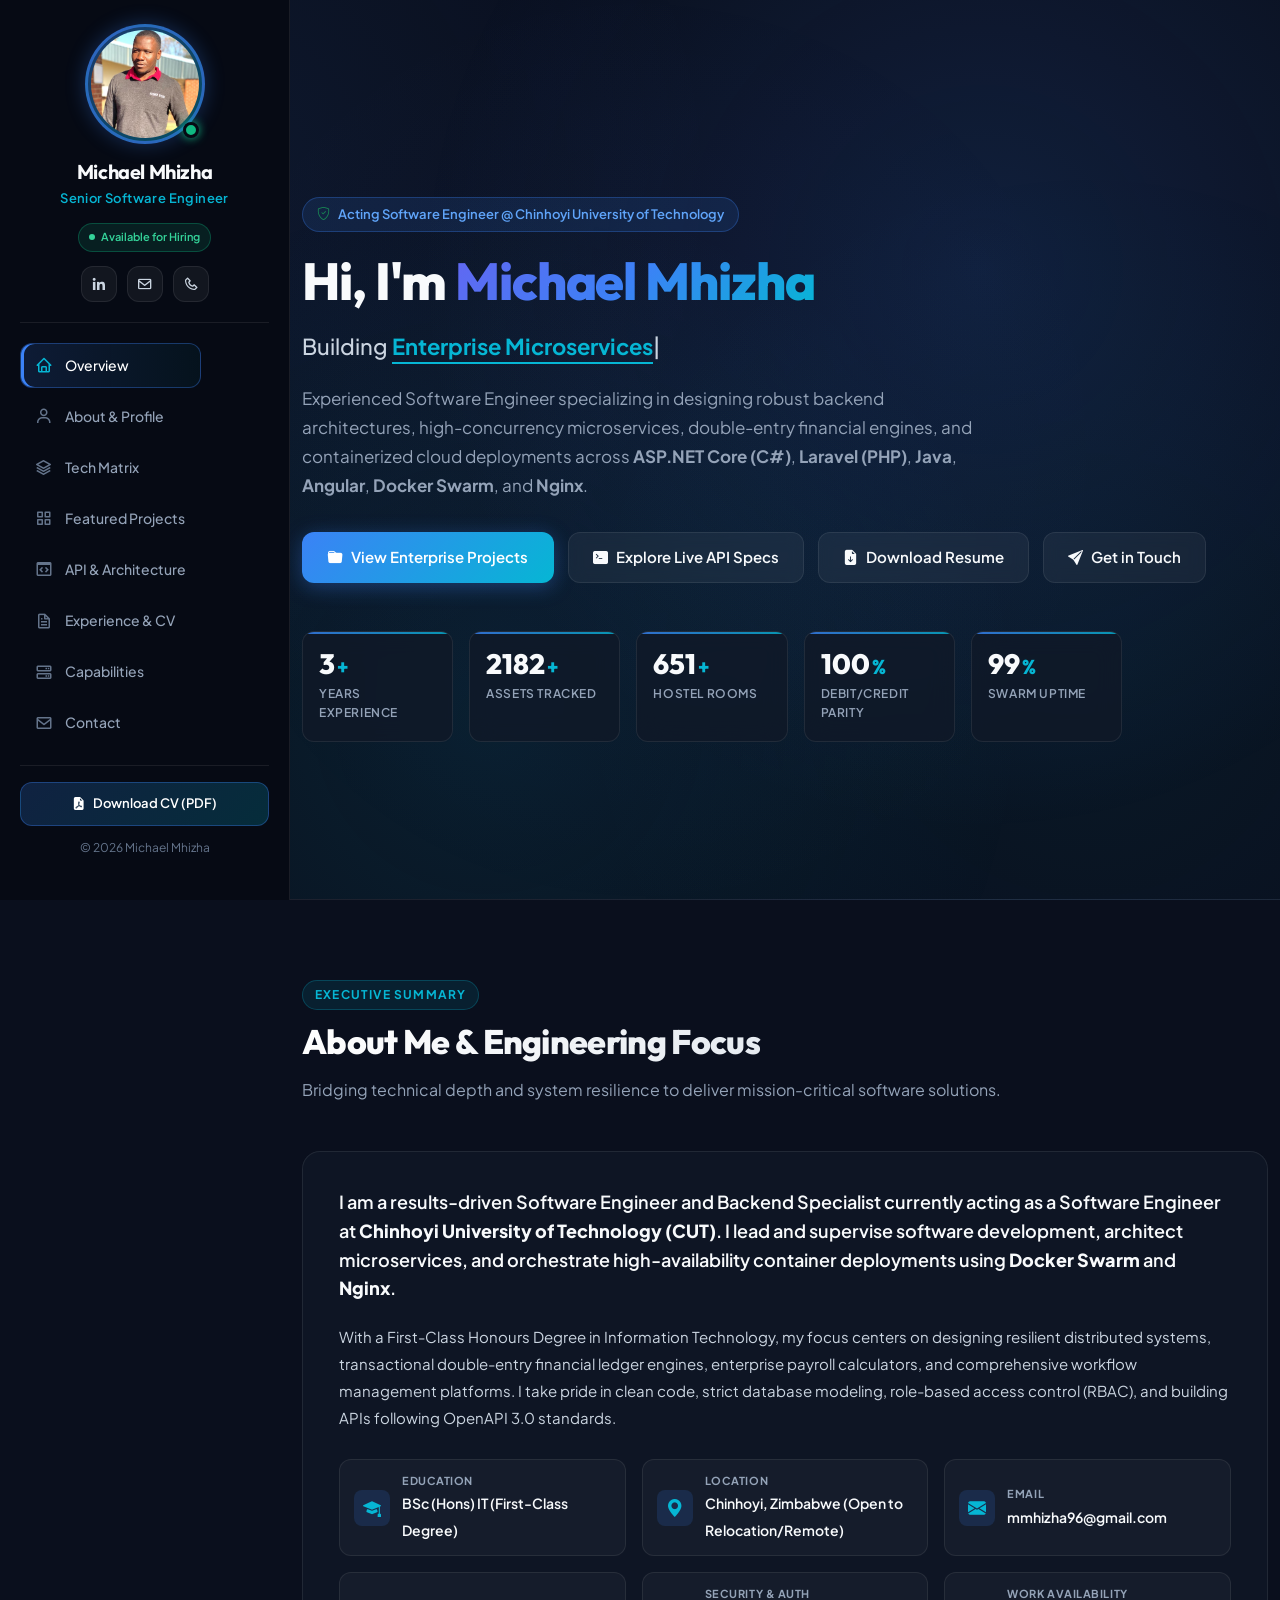
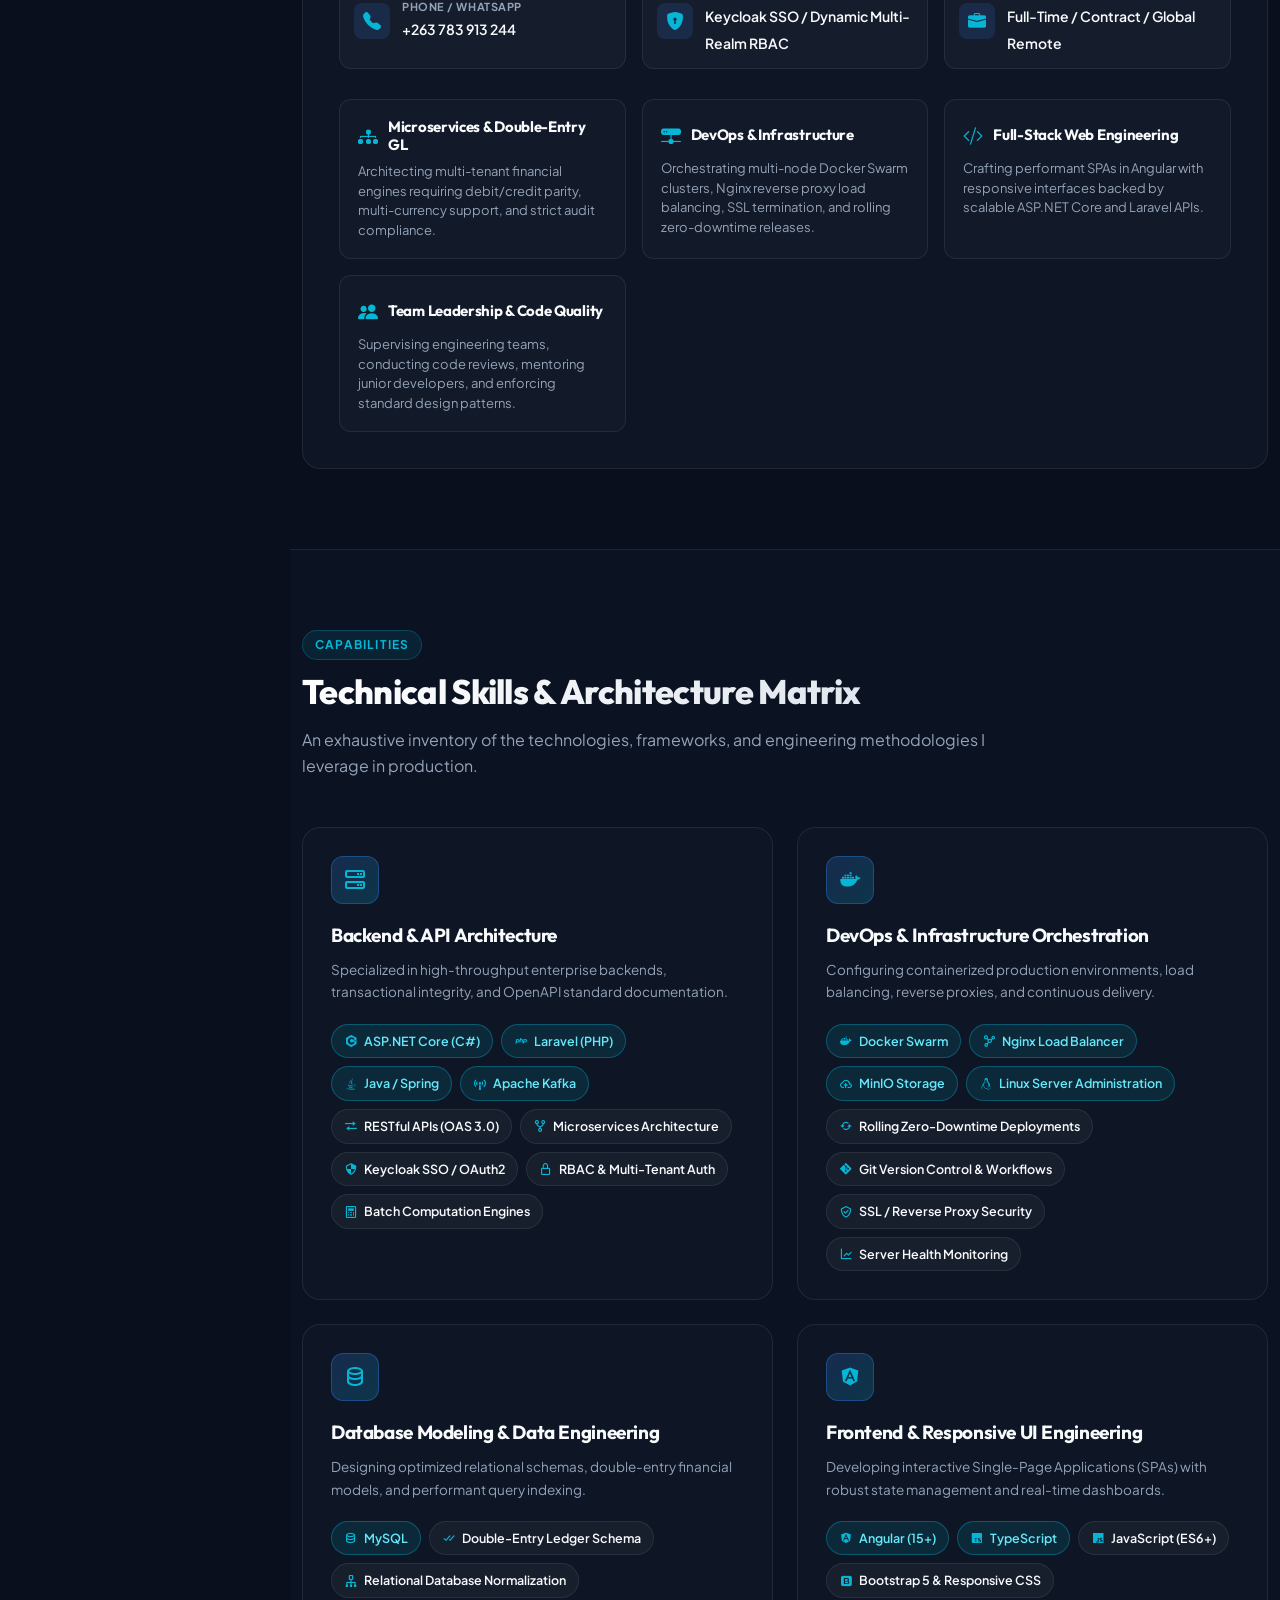
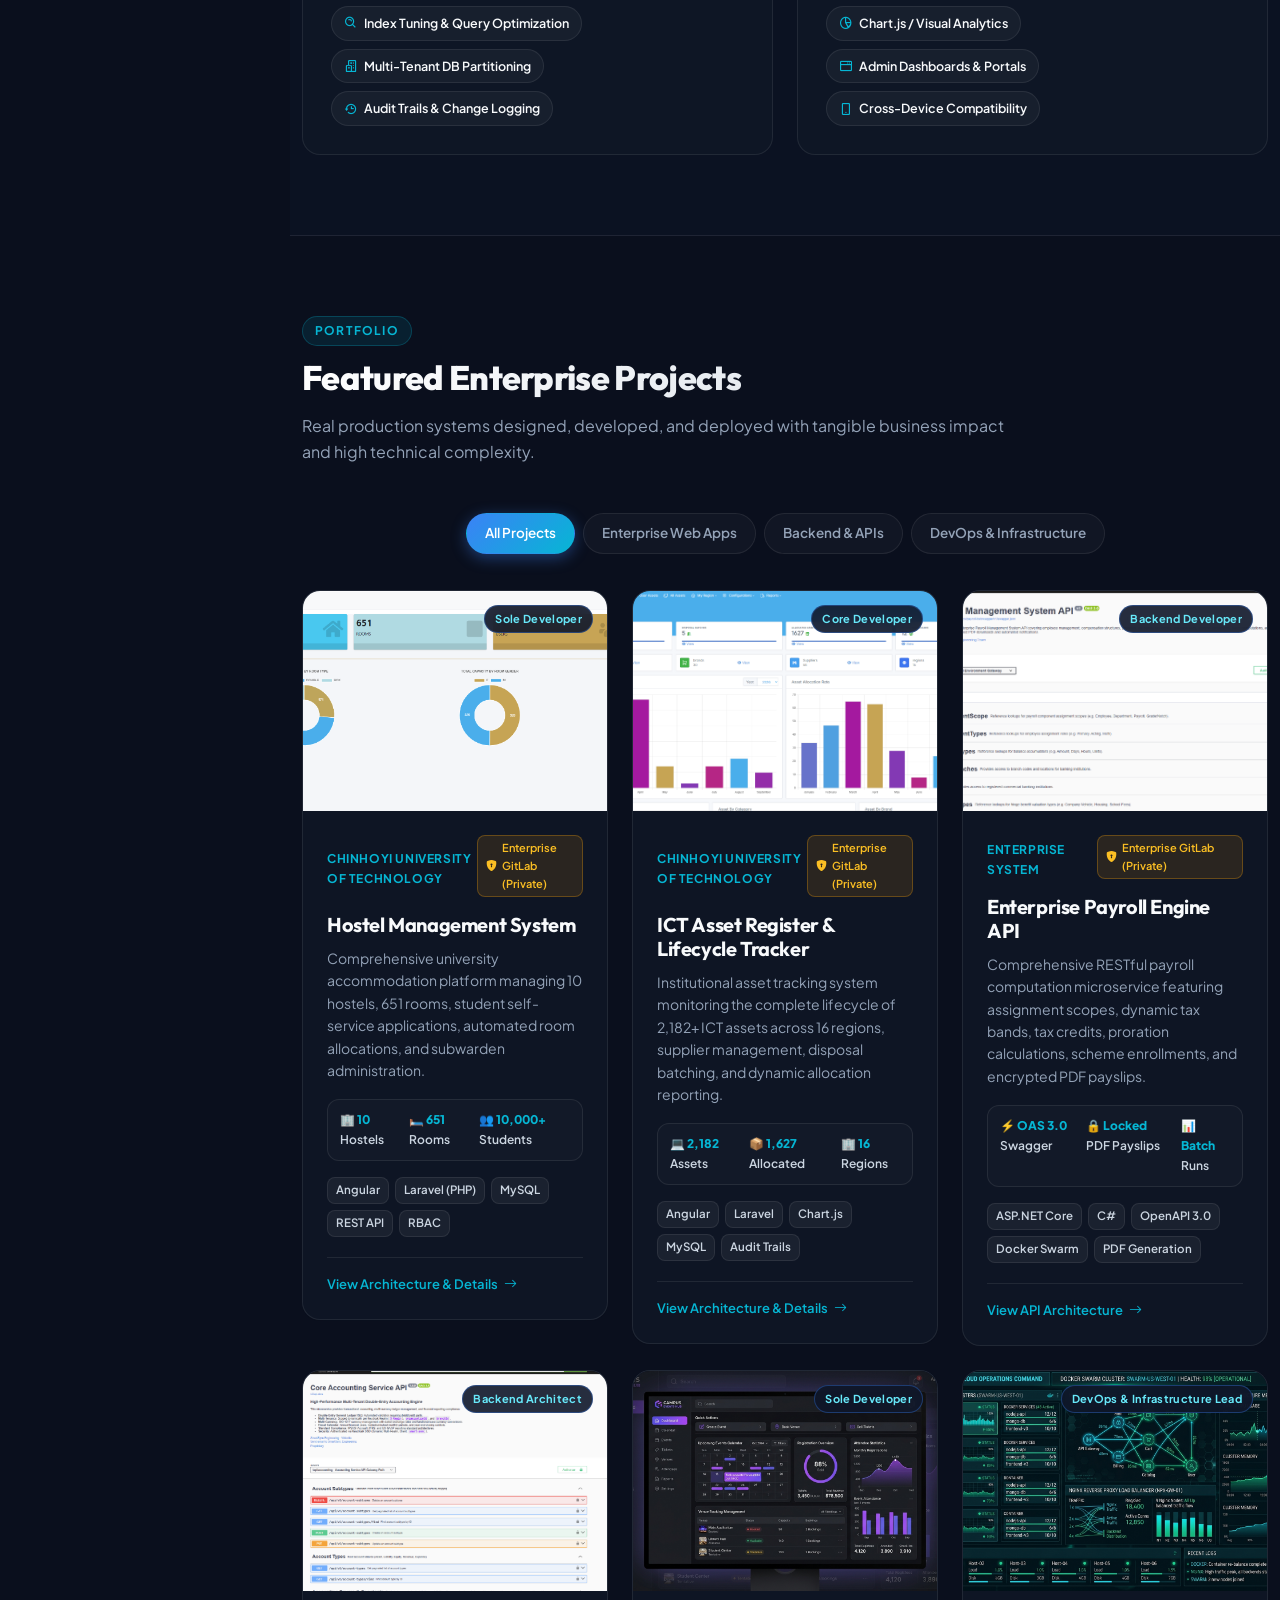
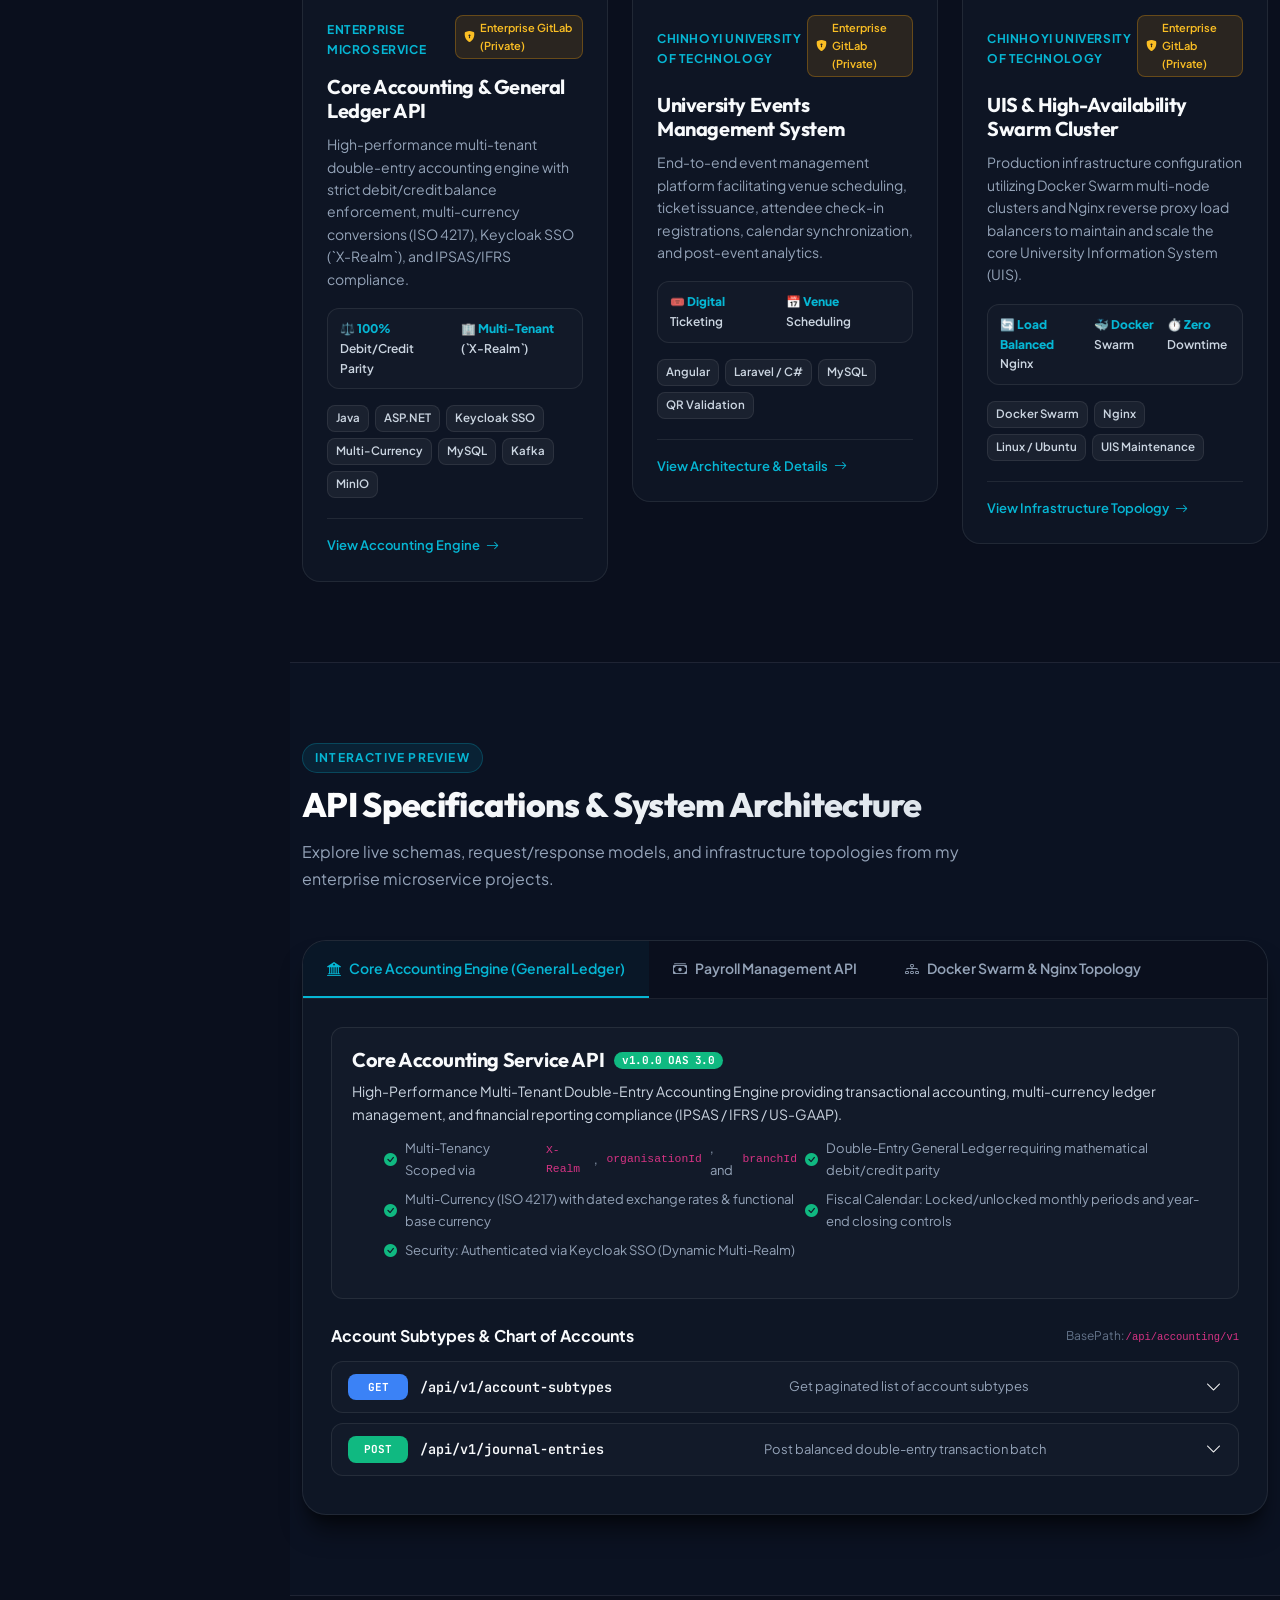
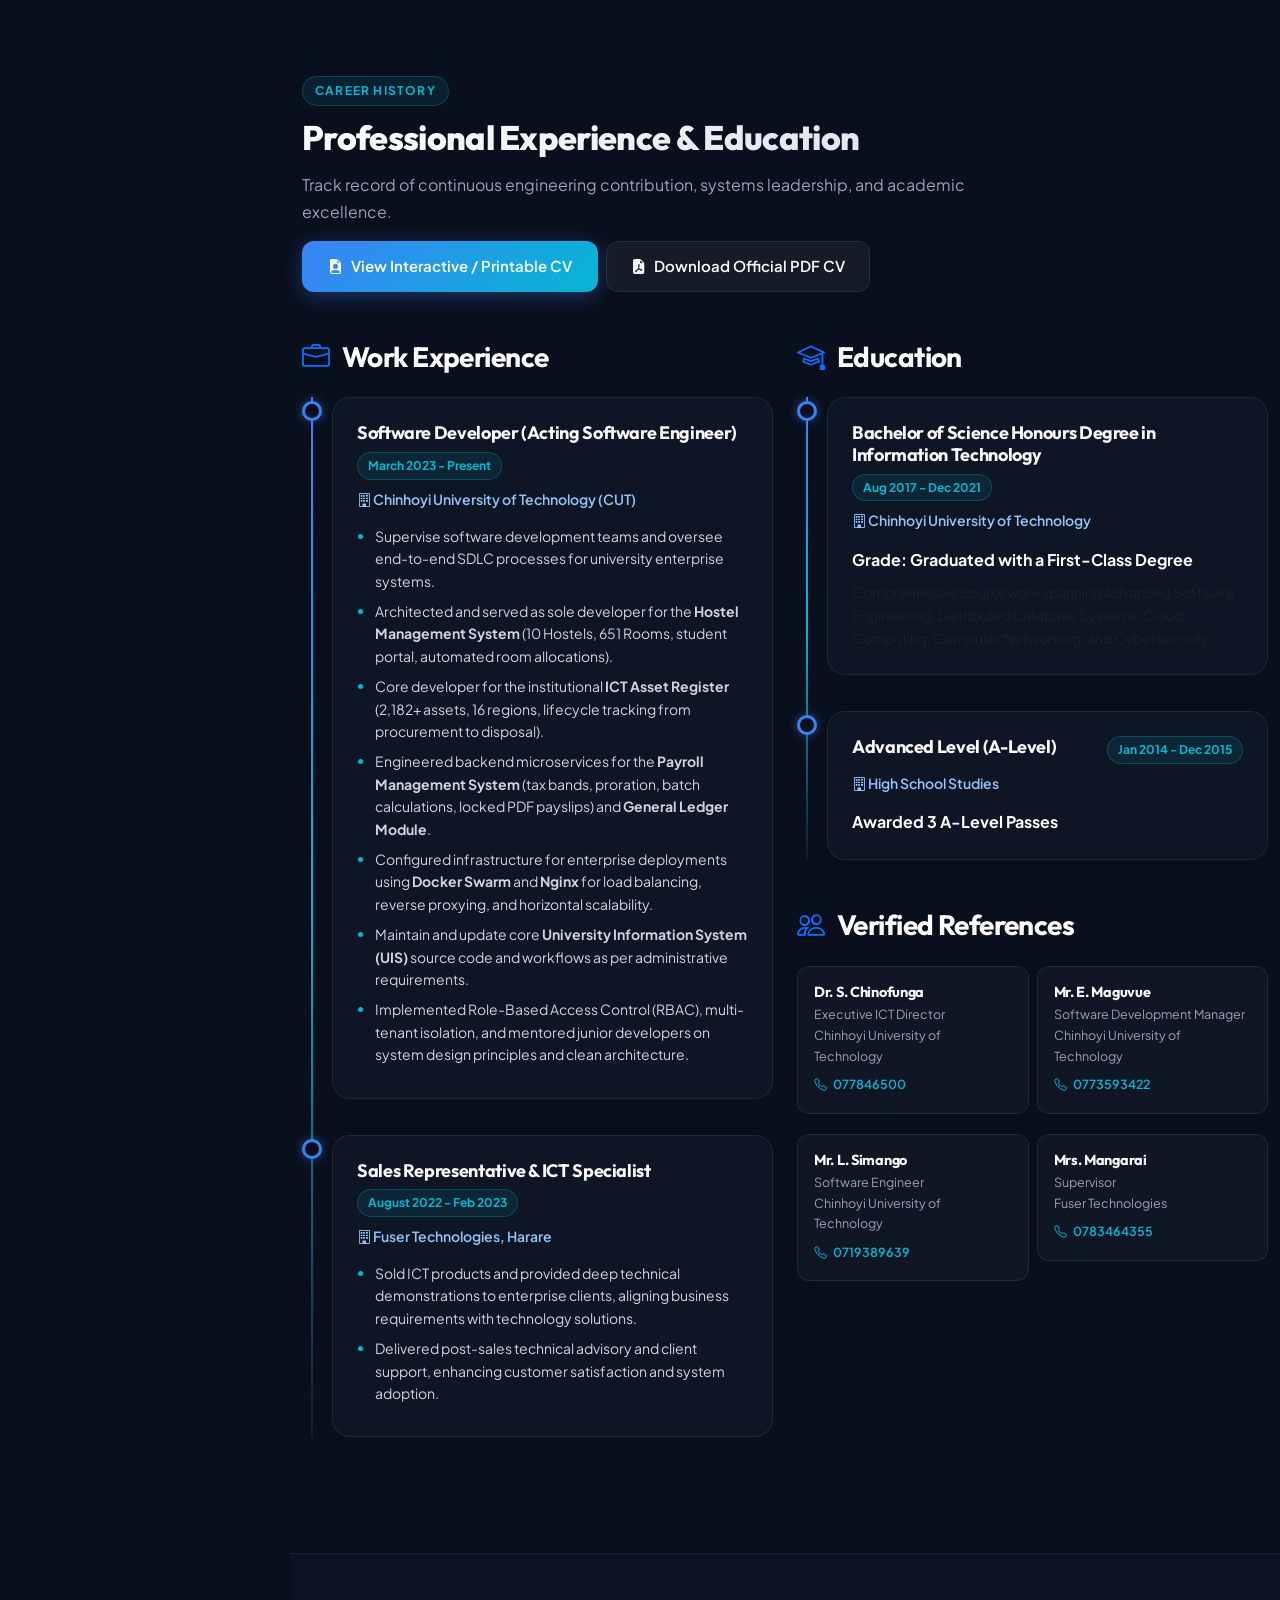
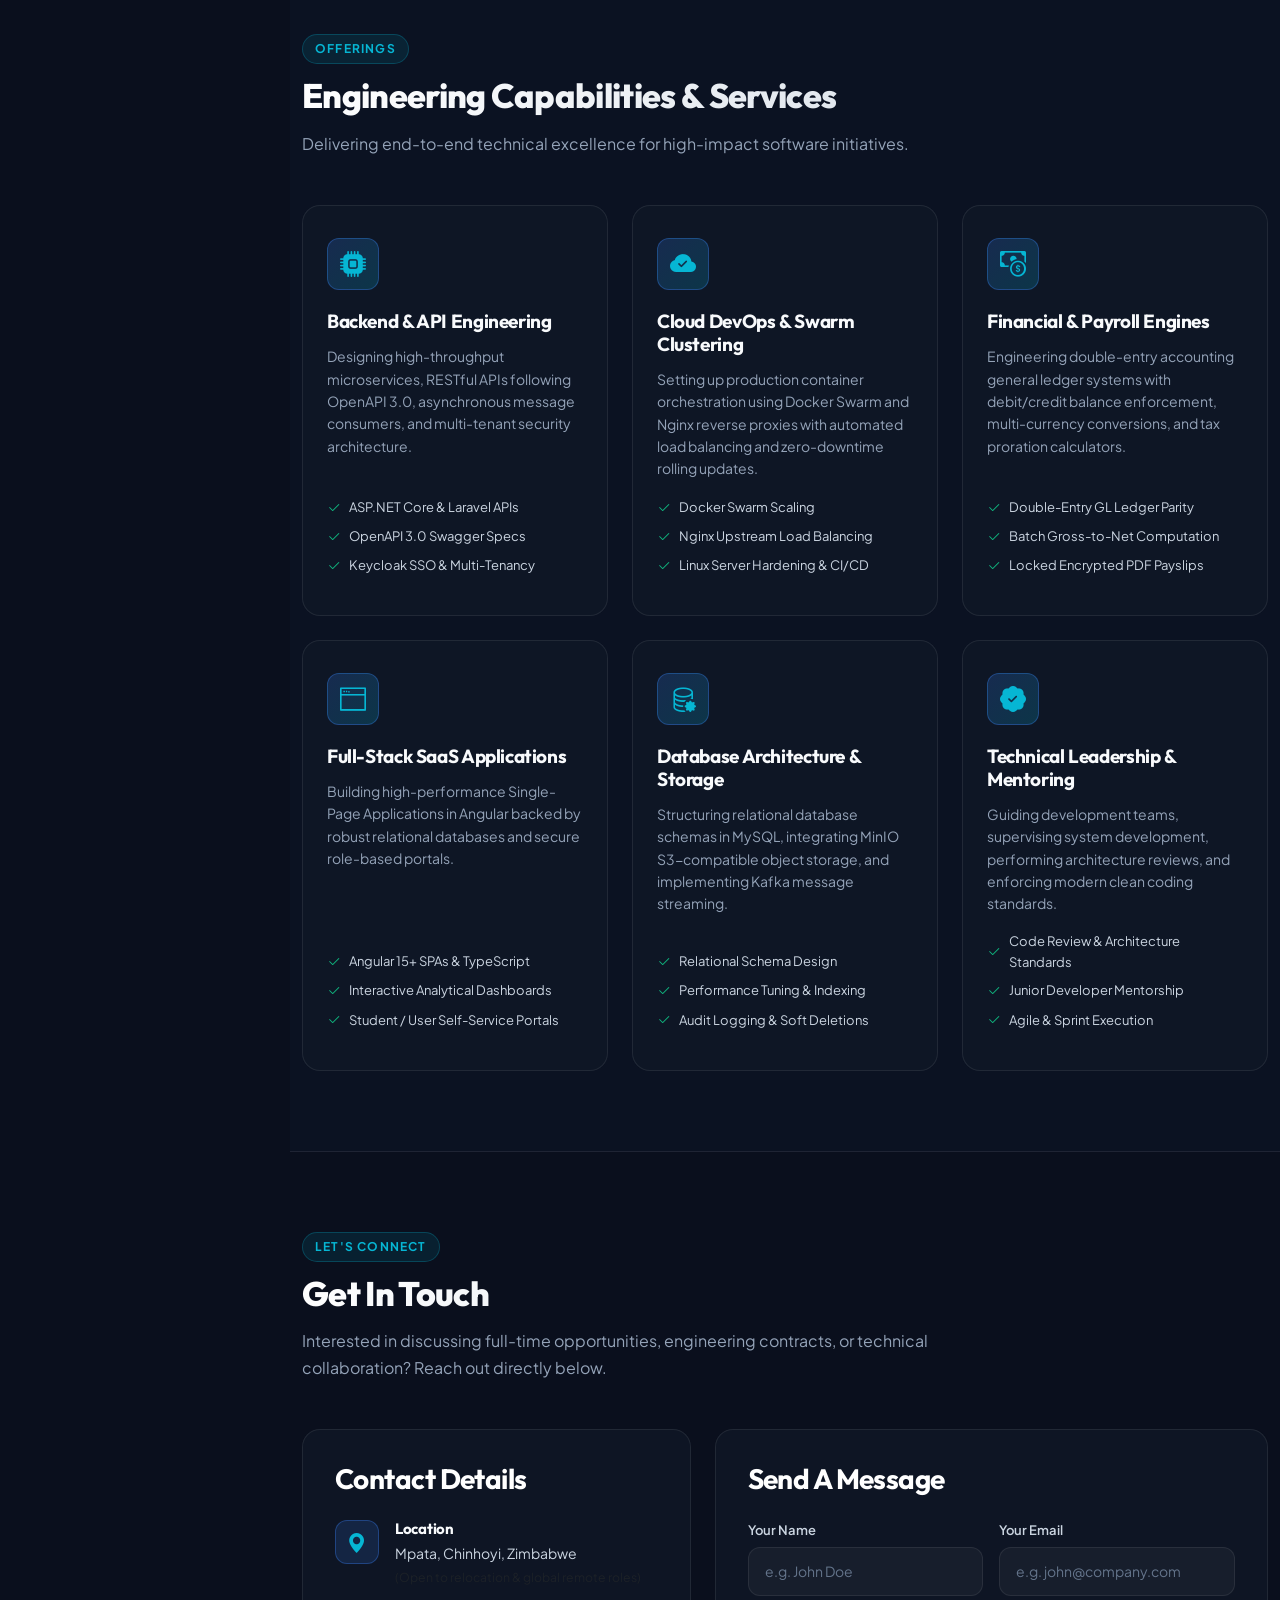
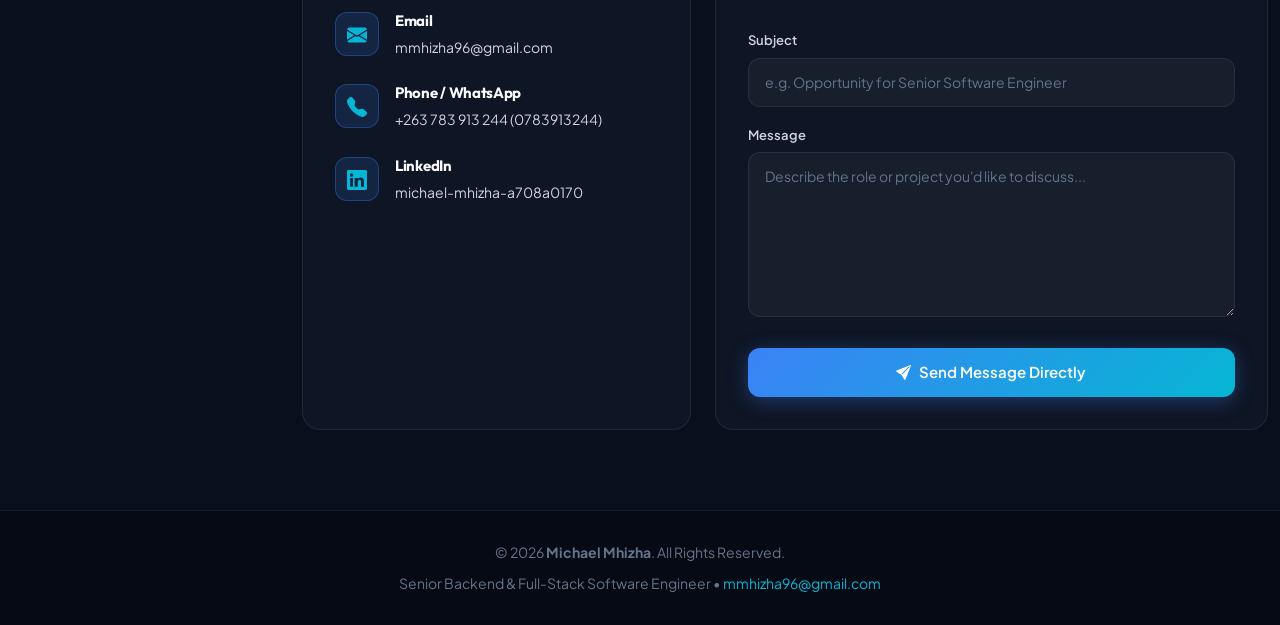
<file: index.html>
<!DOCTYPE html>
<html lang="en">

<head>
  <meta charset="utf-8">
  <meta content="width=device-width, initial-scale=1.0" name="viewport">

  <title>Michael Mhizha | Senior Backend &amp; Full-Stack Software Engineer</title>
  <meta content="Portfolio of Michael Mhizha - Senior Backend and Full-Stack Software Engineer specializing in ASP.NET Core, Laravel, Angular, Docker Swarm, Nginx, Double-Entry Financial Accounting engines, and Enterprise Payroll systems." name="description">
  <meta content="Michael Mhizha, Backend Engineer, Full-Stack Developer, ASP.NET Core, Laravel, Angular, Docker Swarm, Nginx, Microservices, Accounting Engine, Payroll API, Chinhoyi University of Technology" name="keywords">
  <meta name="author" content="Michael Mhizha">

  <!-- Open Graph / Social Sharing -->
  <meta property="og:type" content="website">
  <meta property="og:title" content="Michael Mhizha | Senior Backend &amp; Full-Stack Software Engineer">
  <meta property="og:description" content="Senior Backend and Full-Stack Software Engineer specializing in ASP.NET Core, Laravel, Angular, Docker Swarm, Nginx, and Double-Entry Accounting engines.">
  <meta property="og:image" content="assets/img/profile-img.jpg">

  <!-- Favicons -->
  <link href="assets/img/favicon.ico" rel="icon">
  <link href="assets/img/apple-touch-icon.png" rel="apple-touch-icon">

  <!-- Google Fonts -->
  <link rel="preconnect" href="https://fonts.googleapis.com">
  <link rel="preconnect" href="https://fonts.gstatic.com" crossorigin>
  <link href="https://fonts.googleapis.com/css2?family=JetBrains+Mono:ital,wght@0,400;0,500;0,600;0,700;1,400&family=Outfit:wght@400;500;600;700;800&family=Plus+Jakarta+Sans:wght@300;400;500;600;700;800&display=swap" rel="stylesheet">

  <!-- Vendor CSS Files -->
  <link href="assets/vendor/aos/aos.css" rel="stylesheet">
  <link href="assets/vendor/bootstrap/css/bootstrap.min.css" rel="stylesheet">
  <link href="assets/vendor/bootstrap-icons/bootstrap-icons.css" rel="stylesheet">
  <link href="assets/vendor/boxicons/css/boxicons.min.css" rel="stylesheet">
  <link href="assets/vendor/glightbox/css/glightbox.min.css" rel="stylesheet">
  <link href="assets/vendor/swiper/swiper-bundle.min.css" rel="stylesheet">

  <!-- Main Theme CSS File -->
  <link href="assets/css/style.css" rel="stylesheet">
</head>

<body>

  <!-- ======= Mobile nav toggle button ======= -->
  <i class="bi bi-list mobile-nav-toggle d-xl-none" aria-label="Toggle navigation"></i>

  <!-- ======= Sidebar Header ======= -->
  <header id="header">
    <div class="d-flex flex-column">

      <!-- Profile Header -->
      <div class="profile-card">
        <div class="avatar-wrapper">
          <img src="assets/img/profile-img.jpg" alt="Michael Mhizha" class="profile-img">
          <span class="status-badge" title="Active &amp; Open to opportunities"></span>
        </div>
        <h1><a href="index.html">Michael Mhizha</a></h1>
        <span class="profile-role">Senior Software Engineer</span>

        <div class="profile-status-pill">
          <span class="status-dot"></span> Available for Hiring
        </div>

        <div class="social-links">
          <a href="https://www.linkedin.com/in/michael-mhizha-a708a0170" target="_blank" rel="noopener noreferrer" title="LinkedIn Profile"><i class="bx bxl-linkedin"></i></a>
          <a href="mailto:mmhizha96@gmail.com" title="Direct Email"><i class="bx bx-envelope"></i></a>
          <a href="tel:+263783913244" title="Direct Call"><i class="bx bx-phone"></i></a>
        </div>
      </div>

      <!-- Navigation Menu -->
      <nav id="navbar" class="nav-menu navbar">
        <ul>
          <li><a href="#hero" class="nav-link scrollto active"><i class="bx bx-home"></i> <span>Overview</span></a></li>
          <li><a href="#about" class="nav-link scrollto"><i class="bx bx-user"></i> <span>About &amp; Profile</span></a></li>
          <li><a href="#skills" class="nav-link scrollto"><i class="bx bx-layer"></i> <span>Tech Matrix</span></a></li>
          <li><a href="#projects" class="nav-link scrollto"><i class="bx bx-grid-alt"></i> <span>Featured Projects</span></a></li>
          <li><a href="#api-explorer" class="nav-link scrollto"><i class="bx bx-code-block"></i> <span>API &amp; Architecture</span></a></li>
          <li><a href="#resume" class="nav-link scrollto"><i class="bx bx-file"></i> <span>Experience &amp; CV</span></a></li>
          <li><a href="#services" class="nav-link scrollto"><i class="bx bx-server"></i> <span>Capabilities</span></a></li>
          <li><a href="#contact" class="nav-link scrollto"><i class="bx bx-envelope"></i> <span>Contact</span></a></li>
        </ul>
      </nav>

      <!-- Sidebar Bottom Action -->
      <div class="sidebar-footer">
        <a href="assets/docs/Michael_Mhizha_CV.pdf?v=2026" target="_blank" class="sidebar-cv-btn">
          <i class="bi bi-file-earmark-pdf-fill"></i> Download CV (PDF)
        </a>
        <p class="mb-0">&copy; 2026 Michael Mhizha</p>
      </div>

    </div>
  </header><!-- End Header -->

  <!-- ======= Main Content Wrapper ======= -->
  <main id="main">

    <!-- ======= Hero Section ======= -->
    <section id="hero" class="d-flex flex-column justify-content-center">
      <div class="container" data-aos="fade-up">
        
        <div class="hero-badge">
          <i class="bi bi-shield-check text-success"></i> Acting Software Engineer @ Chinhoyi University of Technology
        </div>

        <h1 class="hero-title">
          Hi, I'm <span class="gradient-text">Michael Mhizha</span>
        </h1>

        <div class="hero-typing">
          Building <span class="typed" data-typed-items="Enterprise Microservices, Scalable ASP.NET Core &amp; Laravel APIs, Multi-Tenant Accounting Engines, High-Performance Angular SaaS, Docker Swarm &amp; Nginx Clusters"></span>
        </div>

        <p class="hero-desc">
          Experienced Software Engineer specializing in designing robust backend architectures, high-concurrency microservices, double-entry financial engines, and containerized cloud deployments across <strong>ASP.NET Core (C#)</strong>, <strong>Laravel (PHP)</strong>, <strong>Java</strong>, <strong>Angular</strong>, <strong>Docker Swarm</strong>, and <strong>Nginx</strong>.
        </p>

        <div class="hero-actions">
          <a href="#projects" class="btn-glow-primary scrollto">
            <i class="bi bi-folder-fill"></i> View Enterprise Projects
          </a>
          <a href="#api-explorer" class="btn-outline-glass scrollto">
            <i class="bi bi-terminal-fill"></i> Explore Live API Specs
          </a>
          <a href="assets/docs/Michael_Mhizha_CV.pdf?v=2026" target="_blank" class="btn-outline-glass">
            <i class="bi bi-file-earmark-arrow-down-fill"></i> Download Resume
          </a>
          <a href="#contact" class="btn-outline-glass scrollto">
            <i class="bi bi-send-fill"></i> Get in Touch
          </a>
        </div>

        <!-- Metric Stat Counters -->
        <div class="hero-stats">
          <div class="stat-card" data-aos="fade-up" data-aos-delay="100">
            <div class="stat-number">
              <span data-purecounter-start="0" data-purecounter-end="3" data-purecounter-duration="1" class="purecounter">3</span><span class="stat-symbol">+</span>
            </div>
            <p class="stat-label">Years Experience</p>
          </div>

          <div class="stat-card" data-aos="fade-up" data-aos-delay="200">
            <div class="stat-number">
              <span data-purecounter-start="0" data-purecounter-end="2182" data-purecounter-duration="1" class="purecounter">2,182</span><span class="stat-symbol">+</span>
            </div>
            <p class="stat-label">Assets Tracked</p>
          </div>

          <div class="stat-card" data-aos="fade-up" data-aos-delay="300">
            <div class="stat-number">
              <span data-purecounter-start="0" data-purecounter-end="651" data-purecounter-duration="1" class="purecounter">651</span><span class="stat-symbol">+</span>
            </div>
            <p class="stat-label">Hostel Rooms</p>
          </div>

          <div class="stat-card" data-aos="fade-up" data-aos-delay="400">
            <div class="stat-number">
              <span data-purecounter-start="0" data-purecounter-end="100" data-purecounter-duration="1" class="purecounter">100</span><span class="stat-symbol">%</span>
            </div>
            <p class="stat-label">Debit/Credit Parity</p>
          </div>

          <div class="stat-card" data-aos="fade-up" data-aos-delay="500">
            <div class="stat-number">
              <span data-purecounter-start="0" data-purecounter-end="99" data-purecounter-duration="1" class="purecounter">99.9</span><span class="stat-symbol">%</span>
            </div>
            <p class="stat-label">Swarm Uptime</p>
          </div>
        </div>

      </div>
    </section><!-- End Hero -->

    <!-- ======= About Section ======= -->
    <section id="about" class="about">
      <div class="container">

        <div class="section-title" data-aos="fade-up">
          <span class="section-tag">Executive Summary</span>
          <h2>About Me &amp; Engineering Focus</h2>
          <p>
            Bridging technical depth and system resilience to deliver mission-critical software solutions.
          </p>
        </div>

        <div class="row gy-4">
          <div class="col-lg-12" data-aos="fade-up">
            <div class="about-card">
              <p class="about-lead">
                I am a results-driven Software Engineer and Backend Specialist currently acting as a Software Engineer at <strong>Chinhoyi University of Technology (CUT)</strong>. I lead and supervise software development, architect microservices, and orchestrate high-availability container deployments using <strong>Docker Swarm</strong> and <strong>Nginx</strong>.
              </p>
              
              <p class="about-text">
                With a First-Class Honours Degree in Information Technology, my focus centers on designing resilient distributed systems, transactional double-entry financial ledger engines, enterprise payroll calculators, and comprehensive workflow management platforms. I take pride in clean code, strict database modeling, role-based access control (RBAC), and building APIs following OpenAPI 3.0 standards.
              </p>

              <!-- Quick Info Grid -->
              <div class="info-grid">
                <div class="info-item">
                  <div class="info-icon"><i class="bi bi-mortarboard-fill"></i></div>
                  <div class="info-content">
                    <strong>Education</strong>
                    <span>BSc (Hons) IT (First-Class Degree)</span>
                  </div>
                </div>

                <div class="info-item">
                  <div class="info-icon"><i class="bi bi-geo-alt-fill"></i></div>
                  <div class="info-content">
                    <strong>Location</strong>
                    <span>Chinhoyi, Zimbabwe (Open to Relocation/Remote)</span>
                  </div>
                </div>

                <div class="info-item">
                  <div class="info-icon"><i class="bi bi-envelope-fill"></i></div>
                  <div class="info-content">
                    <strong>Email</strong>
                    <a href="mailto:mmhizha96@gmail.com">mmhizha96@gmail.com</a>
                  </div>
                </div>

                <div class="info-item">
                  <div class="info-icon"><i class="bi bi-telephone-fill"></i></div>
                  <div class="info-content">
                    <strong>Phone / WhatsApp</strong>
                    <a href="tel:+263783913244">+263 783 913 244</a>
                  </div>
                </div>

                <div class="info-item">
                  <div class="info-icon"><i class="bi bi-shield-lock-fill"></i></div>
                  <div class="info-content">
                    <strong>Security &amp; Auth</strong>
                    <span>Keycloak SSO / Dynamic Multi-Realm RBAC</span>
                  </div>
                </div>

                <div class="info-item">
                  <div class="info-icon"><i class="bi bi-briefcase-fill"></i></div>
                  <div class="info-content">
                    <strong>Work Availability</strong>
                    <span>Full-Time / Contract / Global Remote</span>
                  </div>
                </div>
              </div>

              <!-- Core Competencies -->
              <div class="competency-box">
                <div class="competency-item">
                  <div class="competency-header">
                    <i class="bi bi-diagram-3-fill"></i>
                    <h4>Microservices &amp; Double-Entry GL</h4>
                  </div>
                  <p>Architecting multi-tenant financial engines requiring debit/credit parity, multi-currency support, and strict audit compliance.</p>
                </div>

                <div class="competency-item">
                  <div class="competency-header">
                    <i class="bi bi-hdd-network-fill"></i>
                    <h4>DevOps &amp; Infrastructure</h4>
                  </div>
                  <p>Orchestrating multi-node Docker Swarm clusters, Nginx reverse proxy load balancing, SSL termination, and rolling zero-downtime releases.</p>
                </div>

                <div class="competency-item">
                  <div class="competency-header">
                    <i class="bi bi-code-slash"></i>
                    <h4>Full-Stack Web Engineering</h4>
                  </div>
                  <p>Crafting performant SPAs in Angular with responsive interfaces backed by scalable ASP.NET Core and Laravel APIs.</p>
                </div>

                <div class="competency-item">
                  <div class="competency-header">
                    <i class="bi bi-people-fill"></i>
                    <h4>Team Leadership &amp; Code Quality</h4>
                  </div>
                  <p>Supervising engineering teams, conducting code reviews, mentoring junior developers, and enforcing standard design patterns.</p>
                </div>
              </div>

            </div>
          </div>
        </div>

      </div>
    </section><!-- End About Section -->

    <!-- ======= Skills Matrix Section ======= -->
    <section id="skills" class="skills section-bg">
      <div class="container">

        <div class="section-title" data-aos="fade-up">
          <span class="section-tag">Capabilities</span>
          <h2>Technical Skills &amp; Architecture Matrix</h2>
          <p>
            An exhaustive inventory of the technologies, frameworks, and engineering methodologies I leverage in production.
          </p>
        </div>

        <div class="row gy-4">

          <!-- Backend & APIs -->
          <div class="col-lg-6" data-aos="fade-up" data-aos-delay="100">
            <div class="skill-category-card">
              <div class="category-icon-wrapper">
                <i class="bx bx-server"></i>
              </div>
              <h3>Backend &amp; API Architecture</h3>
              <p>Specialized in high-throughput enterprise backends, transactional integrity, and OpenAPI standard documentation.</p>
              <div class="skill-tag-cloud">
                <span class="skill-pill featured"><i class="bx bxl-c-plus-plus"></i> ASP.NET Core (C#)</span>
                <span class="skill-pill featured"><i class="bx bxl-php"></i> Laravel (PHP)</span>
                <span class="skill-pill featured"><i class="bx bxl-java"></i> Java / Spring</span>
                <span class="skill-pill featured"><i class="bx bx-broadcast"></i> Apache Kafka</span>
                <span class="skill-pill"><i class="bx bx-transfer"></i> RESTful APIs (OAS 3.0)</span>
                <span class="skill-pill"><i class="bx bx-git-repo-forked"></i> Microservices Architecture</span>
                <span class="skill-pill"><i class="bx bx-shield-quarter"></i> Keycloak SSO / OAuth2</span>
                <span class="skill-pill"><i class="bx bx-lock-alt"></i> RBAC &amp; Multi-Tenant Auth</span>
                <span class="skill-pill"><i class="bx bx-calculator"></i> Batch Computation Engines</span>
              </div>
            </div>
          </div>

          <!-- DevOps & Cloud Infrastructure -->
          <div class="col-lg-6" data-aos="fade-up" data-aos-delay="200">
            <div class="skill-category-card">
              <div class="category-icon-wrapper">
                <i class="bx bxl-docker"></i>
              </div>
              <h3>DevOps &amp; Infrastructure Orchestration</h3>
              <p>Configuring containerized production environments, load balancing, reverse proxies, and continuous delivery.</p>
              <div class="skill-tag-cloud">
                <span class="skill-pill featured"><i class="bx bxl-docker"></i> Docker Swarm</span>
                <span class="skill-pill featured"><i class="bx bx-network-chart"></i> Nginx Load Balancer</span>
                <span class="skill-pill featured"><i class="bx bx-cloud-upload"></i> MinIO Storage</span>
                <span class="skill-pill featured"><i class="bx bxl-tux"></i> Linux Server Administration</span>
                <span class="skill-pill"><i class="bx bx-refresh"></i> Rolling Zero-Downtime Deployments</span>
                <span class="skill-pill"><i class="bx bxl-git"></i> Git Version Control &amp; Workflows</span>
                <span class="skill-pill"><i class="bx bx-check-shield"></i> SSL / Reverse Proxy Security</span>
                <span class="skill-pill"><i class="bx bx-line-chart"></i> Server Health Monitoring</span>
              </div>
            </div>
          </div>

          <!-- Database Engineering -->
          <div class="col-lg-6" data-aos="fade-up" data-aos-delay="300">
            <div class="skill-category-card">
              <div class="category-icon-wrapper">
                <i class="bx bx-data"></i>
              </div>
              <h3>Database Modeling &amp; Data Engineering</h3>
              <p>Designing optimized relational schemas, double-entry financial models, and performant query indexing.</p>
              <div class="skill-tag-cloud">
                <span class="skill-pill featured"><i class="bx bx-data"></i> MySQL</span>
                <span class="skill-pill"><i class="bx bx-check-double"></i> Double-Entry Ledger Schema</span>
                <span class="skill-pill"><i class="bx bx-sitemap"></i> Relational Database Normalization</span>
                <span class="skill-pill"><i class="bx bx-search-alt"></i> Index Tuning &amp; Query Optimization</span>
                <span class="skill-pill"><i class="bx bx-buildings"></i> Multi-Tenant DB Partitioning</span>
                <span class="skill-pill"><i class="bx bx-history"></i> Audit Trails &amp; Change Logging</span>
              </div>
            </div>
          </div>

          <!-- Frontend & User Experience -->
          <div class="col-lg-6" data-aos="fade-up" data-aos-delay="400">
            <div class="skill-category-card">
              <div class="category-icon-wrapper">
                <i class="bx bxl-angular"></i>
              </div>
              <h3>Frontend &amp; Responsive UI Engineering</h3>
              <p>Developing interactive Single-Page Applications (SPAs) with robust state management and real-time dashboards.</p>
              <div class="skill-tag-cloud">
                <span class="skill-pill featured"><i class="bx bxl-angular"></i> Angular (15+)</span>
                <span class="skill-pill featured"><i class="bx bxl-typescript"></i> TypeScript</span>
                <span class="skill-pill"><i class="bx bxl-javascript"></i> JavaScript (ES6+)</span>
                <span class="skill-pill"><i class="bx bxl-bootstrap"></i> Bootstrap 5 &amp; Responsive CSS</span>
                <span class="skill-pill"><i class="bx bx-pie-chart-alt-2"></i> Chart.js / Visual Analytics</span>
                <span class="skill-pill"><i class="bx bx-window-alt"></i> Admin Dashboards &amp; Portals</span>
                <span class="skill-pill"><i class="bx bx-mobile-alt"></i> Cross-Device Compatibility</span>
              </div>
            </div>
          </div>

        </div>

      </div>
    </section><!-- End Skills Section -->

    <!-- ======= Featured Projects Section ======= -->
    <section id="projects" class="projects">
      <div class="container">

        <div class="section-title" data-aos="fade-up">
          <span class="section-tag">Portfolio</span>
          <h2>Featured Enterprise Projects</h2>
          <p>
            Real production systems designed, developed, and deployed with tangible business impact and high technical complexity.
          </p>
        </div>

        <!-- Filter Controls -->
        <ul class="portfolio-filters" data-aos="fade-up" data-aos-delay="100">
          <li data-filter="*" class="filter-active">All Projects</li>
          <li data-filter=".filter-enterprise">Enterprise Web Apps</li>
          <li data-filter=".filter-backend">Backend &amp; APIs</li>
          <li data-filter=".filter-infrastructure">DevOps &amp; Infrastructure</li>
        </ul>

        <div class="row gy-4 portfolio-container" data-aos="fade-up" data-aos-delay="200">

          <!-- Project 1: Hostel Management System -->
          <div class="col-lg-4 col-md-6 portfolio-item filter-enterprise">
            <div class="project-card">
              <div class="project-thumb">
                <span class="project-role-badge">Sole Developer</span>
                <img src="assets/img/portfolio/hostel-management.png" alt="Hostel Management System Dashboard">
                <div class="project-overlay">
                  <div class="overlay-actions">
                    <a href="assets/img/portfolio/hostel-management.png" class="glightbox overlay-btn" data-gallery="portfolio-gallery" title="Hostel Management System Dashboard"><i class="bi bi-arrows-fullscreen"></i> Preview</a>
                    <button class="overlay-btn" data-bs-toggle="modal" data-bs-target="#modal-hostel"><i class="bi bi-info-circle"></i> Case Study</button>
                  </div>
                </div>
              </div>
              <div class="project-body">
                <div class="d-flex justify-content-between align-items-center mb-1">
                  <span class="project-org">Chinhoyi University of Technology</span>
                  <span class="badge-repo-private"><i class="bi bi-shield-lock-fill"></i> Enterprise GitLab (Private)</span>
                </div>
                <h3 class="project-title">Hostel Management System</h3>
                <p class="project-desc">
                  Comprehensive university accommodation platform managing 10 hostels, 651 rooms, student self-service applications, automated room allocations, and subwarden administration.
                </p>
                <div class="project-metrics">
                  <span class="metric-pill">🏢 <strong>10</strong> Hostels</span>
                  <span class="metric-pill">🛏️ <strong>651</strong> Rooms</span>
                  <span class="metric-pill">👥 <strong>10,000+</strong> Students</span>
                </div>
                <div class="project-tech">
                  <span class="tech-tag">Angular</span>
                  <span class="tech-tag">Laravel (PHP)</span>
                  <span class="tech-tag">MySQL</span>
                  <span class="tech-tag">REST API</span>
                  <span class="tech-tag">RBAC</span>
                </div>
                <div class="project-card-footer">
                  <button class="btn-card-action" data-bs-toggle="modal" data-bs-target="#modal-hostel">
                    View Architecture &amp; Details <i class="bi bi-arrow-right"></i>
                  </button>
                </div>
              </div>
            </div>
          </div>

          <!-- Project 2: ICT Asset Register -->
          <div class="col-lg-4 col-md-6 portfolio-item filter-enterprise">
            <div class="project-card">
              <div class="project-thumb">
                <span class="project-role-badge">Core Developer</span>
                <img src="assets/img/portfolio/asset-register.png" alt="ICT Asset Register Dashboard">
                <div class="project-overlay">
                  <div class="overlay-actions">
                    <a href="assets/img/portfolio/asset-register.png" class="glightbox overlay-btn" data-gallery="portfolio-gallery" title="ICT Asset Register Dashboard"><i class="bi bi-arrows-fullscreen"></i> Preview</a>
                    <button class="overlay-btn" data-bs-toggle="modal" data-bs-target="#modal-asset"><i class="bi bi-info-circle"></i> Case Study</button>
                  </div>
                </div>
              </div>
              <div class="project-body">
                <div class="d-flex justify-content-between align-items-center mb-1">
                  <span class="project-org">Chinhoyi University of Technology</span>
                  <span class="badge-repo-private"><i class="bi bi-shield-lock-fill"></i> Enterprise GitLab (Private)</span>
                </div>
                <h3 class="project-title">ICT Asset Register &amp; Lifecycle Tracker</h3>
                <p class="project-desc">
                  Institutional asset tracking system monitoring the complete lifecycle of 2,182+ ICT assets across 16 regions, supplier management, disposal batching, and dynamic allocation reporting.
                </p>
                <div class="project-metrics">
                  <span class="metric-pill">💻 <strong>2,182</strong> Assets</span>
                  <span class="metric-pill">📦 <strong>1,627</strong> Allocated</span>
                  <span class="metric-pill">🏢 <strong>16</strong> Regions</span>
                </div>
                <div class="project-tech">
                  <span class="tech-tag">Angular</span>
                  <span class="tech-tag">Laravel</span>
                  <span class="tech-tag">Chart.js</span>
                  <span class="tech-tag">MySQL</span>
                  <span class="tech-tag">Audit Trails</span>
                </div>
                <div class="project-card-footer">
                  <button class="btn-card-action" data-bs-toggle="modal" data-bs-target="#modal-asset">
                    View Architecture &amp; Details <i class="bi bi-arrow-right"></i>
                  </button>
                </div>
              </div>
            </div>
          </div>

          <!-- Project 3: Payroll Management System API -->
          <div class="col-lg-4 col-md-6 portfolio-item filter-backend">
            <div class="project-card">
              <div class="project-thumb">
                <span class="project-role-badge">Backend Developer</span>
                <img src="assets/img/portfolio/payroll-api.png" alt="Payroll Management System API Swagger">
                <div class="project-overlay">
                  <div class="overlay-actions">
                    <a href="assets/img/portfolio/payroll-api.png" class="glightbox overlay-btn" data-gallery="portfolio-gallery" title="Payroll Management System API Documentation"><i class="bi bi-arrows-fullscreen"></i> Preview</a>
                    <button class="overlay-btn" data-bs-toggle="modal" data-bs-target="#modal-payroll"><i class="bi bi-info-circle"></i> Case Study</button>
                  </div>
                </div>
              </div>
              <div class="project-body">
                <div class="d-flex justify-content-between align-items-center mb-1">
                  <span class="project-org">Enterprise System</span>
                  <span class="badge-repo-private"><i class="bi bi-shield-lock-fill"></i> Enterprise GitLab (Private)</span>
                </div>
                <h3 class="project-title">Enterprise Payroll Engine API</h3>
                <p class="project-desc">
                  Comprehensive RESTful payroll computation microservice featuring assignment scopes, dynamic tax bands, tax credits, proration calculations, scheme enrollments, and encrypted PDF payslips.
                </p>
                <div class="project-metrics">
                  <span class="metric-pill">⚡ <strong>OAS 3.0</strong> Swagger</span>
                  <span class="metric-pill">🔒 <strong>Locked</strong> PDF Payslips</span>
                  <span class="metric-pill">📊 <strong>Batch</strong> Runs</span>
                </div>
                <div class="project-tech">
                  <span class="tech-tag">ASP.NET Core</span>
                  <span class="tech-tag">C#</span>
                  <span class="tech-tag">OpenAPI 3.0</span>
                  <span class="tech-tag">Docker Swarm</span>
                  <span class="tech-tag">PDF Generation</span>
                </div>
                <div class="project-card-footer">
                  <button class="btn-card-action" data-bs-toggle="modal" data-bs-target="#modal-payroll">
                    View API Architecture <i class="bi bi-arrow-right"></i>
                  </button>
                </div>
              </div>
            </div>
          </div>

          <!-- Project 4: Core Accounting Service API -->
          <div class="col-lg-4 col-md-6 portfolio-item filter-backend">
            <div class="project-card">
              <div class="project-thumb">
                <span class="project-role-badge">Backend Architect</span>
                <img src="assets/img/portfolio/core-accounting-api.png" alt="Core Accounting Service API Swagger">
                <div class="project-overlay">
                  <div class="overlay-actions">
                    <a href="assets/img/portfolio/core-accounting-api.png" class="glightbox overlay-btn" data-gallery="portfolio-gallery" title="Core Accounting Double-Entry General Ledger API"><i class="bi bi-arrows-fullscreen"></i> Preview</a>
                    <button class="overlay-btn" data-bs-toggle="modal" data-bs-target="#modal-accounting"><i class="bi bi-info-circle"></i> Case Study</button>
                  </div>
                </div>
              </div>
              <div class="project-body">
                <div class="d-flex justify-content-between align-items-center mb-1">
                  <span class="project-org">Enterprise Microservice</span>
                  <span class="badge-repo-private"><i class="bi bi-shield-lock-fill"></i> Enterprise GitLab (Private)</span>
                </div>
                <h3 class="project-title">Core Accounting &amp; General Ledger API</h3>
                <p class="project-desc">
                  High-performance multi-tenant double-entry accounting engine with strict debit/credit balance enforcement, multi-currency conversions (ISO 4217), Keycloak SSO (`X-Realm`), and IPSAS/IFRS compliance.
                </p>
                <div class="project-metrics">
                  <span class="metric-pill">⚖️ <strong>100%</strong> Debit/Credit Parity</span>
                  <span class="metric-pill">🏢 <strong>Multi-Tenant</strong> (`X-Realm`)</span>
                </div>
                <div class="project-tech">
                  <span class="tech-tag">Java</span>
                  <span class="tech-tag">ASP.NET</span>
                  <span class="tech-tag">Keycloak SSO</span>
                  <span class="tech-tag">Multi-Currency</span>
                  <span class="tech-tag">MySQL</span>
                  <span class="tech-tag">Kafka</span>
                  <span class="tech-tag">MinIO</span>
                </div>
                <div class="project-card-footer">
                  <button class="btn-card-action" data-bs-toggle="modal" data-bs-target="#modal-accounting">
                    View Accounting Engine <i class="bi bi-arrow-right"></i>
                  </button>
                </div>
              </div>
            </div>
          </div>

          <!-- Project 5: Campus Events Management System -->
          <div class="col-lg-4 col-md-6 portfolio-item filter-enterprise">
            <div class="project-card">
              <div class="project-thumb">
                <span class="project-role-badge">Sole Developer</span>
                <img src="assets/img/portfolio/events-management.jpg" alt="Events Management System Preview">
                <div class="project-overlay">
                  <div class="overlay-actions">
                    <a href="assets/img/portfolio/events-management.jpg" class="glightbox overlay-btn" data-gallery="portfolio-gallery" title="Events Management System Interface"><i class="bi bi-arrows-fullscreen"></i> Preview</a>
                    <button class="overlay-btn" data-bs-toggle="modal" data-bs-target="#modal-events"><i class="bi bi-info-circle"></i> Case Study</button>
                  </div>
                </div>
              </div>
              <div class="project-body">
                <div class="d-flex justify-content-between align-items-center mb-1">
                  <span class="project-org">Chinhoyi University of Technology</span>
                  <span class="badge-repo-private"><i class="bi bi-shield-lock-fill"></i> Enterprise GitLab (Private)</span>
                </div>
                <h3 class="project-title">University Events Management System</h3>
                <p class="project-desc">
                  End-to-end event management platform facilitating venue scheduling, ticket issuance, attendee check-in registrations, calendar synchronization, and post-event analytics.
                </p>
                <div class="project-metrics">
                  <span class="metric-pill">🎟️ <strong>Digital</strong> Ticketing</span>
                  <span class="metric-pill">📅 <strong>Venue</strong> Scheduling</span>
                </div>
                <div class="project-tech">
                  <span class="tech-tag">Angular</span>
                  <span class="tech-tag">Laravel / C#</span>
                  <span class="tech-tag">MySQL</span>
                  <span class="tech-tag">QR Validation</span>
                </div>
                <div class="project-card-footer">
                  <button class="btn-card-action" data-bs-toggle="modal" data-bs-target="#modal-events">
                    View Architecture &amp; Details <i class="bi bi-arrow-right"></i>
                  </button>
                </div>
              </div>
            </div>
          </div>

          <!-- Project 6: UIS & Docker Swarm Infrastructure -->
          <div class="col-lg-4 col-md-6 portfolio-item filter-infrastructure">
            <div class="project-card">
              <div class="project-thumb">
                <span class="project-role-badge">DevOps &amp; Infrastructure Lead</span>
                <img src="assets/img/portfolio/docker-swarm-infrastructure.jpg" alt="Docker Swarm & Nginx DevOps Infrastructure">
                <div class="project-overlay">
                  <div class="overlay-actions">
                    <a href="assets/img/portfolio/docker-swarm-infrastructure.jpg" class="glightbox overlay-btn" data-gallery="portfolio-gallery" title="Docker Swarm & Nginx Cloud Infrastructure"><i class="bi bi-arrows-fullscreen"></i> Preview</a>
                    <button class="overlay-btn" data-bs-toggle="modal" data-bs-target="#modal-infrastructure"><i class="bi bi-info-circle"></i> Case Study</button>
                  </div>
                </div>
              </div>
              <div class="project-body">
                <div class="d-flex justify-content-between align-items-center mb-1">
                  <span class="project-org">Chinhoyi University of Technology</span>
                  <span class="badge-repo-private"><i class="bi bi-shield-lock-fill"></i> Enterprise GitLab (Private)</span>
                </div>
                <h3 class="project-title">UIS &amp; High-Availability Swarm Cluster</h3>
                <p class="project-desc">
                  Production infrastructure configuration utilizing Docker Swarm multi-node clusters and Nginx reverse proxy load balancers to maintain and scale the core University Information System (UIS).
                </p>
                <div class="project-metrics">
                  <span class="metric-pill">🔄 <strong>Load Balanced</strong> Nginx</span>
                  <span class="metric-pill">🐳 <strong>Docker</strong> Swarm</span>
                  <span class="metric-pill">⏱️ <strong>Zero</strong> Downtime</span>
                </div>
                <div class="project-tech">
                  <span class="tech-tag">Docker Swarm</span>
                  <span class="tech-tag">Nginx</span>
                  <span class="tech-tag">Linux / Ubuntu</span>
                  <span class="tech-tag">UIS Maintenance</span>
                </div>
                <div class="project-card-footer">
                  <button class="btn-card-action" data-bs-toggle="modal" data-bs-target="#modal-infrastructure">
                    View Infrastructure Topology <i class="bi bi-arrow-right"></i>
                  </button>
                </div>
              </div>
            </div>
          </div>

        </div>

      </div>
    </section><!-- End Projects Section -->

    <!-- ======= Interactive API & Architecture Explorer ======= -->
    <section id="api-explorer" class="api-explorer section-bg">
      <div class="container">

        <div class="section-title" data-aos="fade-up">
          <span class="section-tag">Interactive Preview</span>
          <h2>API Specifications &amp; System Architecture</h2>
          <p>
            Explore live schemas, request/response models, and infrastructure topologies from my enterprise microservice projects.
          </p>
        </div>

        <div class="api-explorer-card" data-aos="fade-up" data-aos-delay="100">
          <!-- Explorer Navigation Tabs -->
          <div class="api-tabs-header">
            <button class="api-tab-btn active" onclick="switchApiTab('accounting')">
              <i class="bi bi-bank2"></i> Core Accounting Engine (General Ledger)
            </button>
            <button class="api-tab-btn" onclick="switchApiTab('payroll')">
              <i class="bi bi-cash-stack"></i> Payroll Management API
            </button>
            <button class="api-tab-btn" onclick="switchApiTab('infra')">
              <i class="bi bi-diagram-3"></i> Docker Swarm &amp; Nginx Topology
            </button>
          </div>

          <div class="api-explorer-body">

            <!-- Tab 1: Core Accounting Service -->
            <div id="tab-accounting" class="api-tab-content">
              <div class="swagger-hero-meta">
                <h3>Core Accounting Service API <span class="oas-badge">v1.0.0 OAS 3.0</span></h3>
                <p>
                  High-Performance Multi-Tenant Double-Entry Accounting Engine providing transactional accounting, multi-currency ledger management, and financial reporting compliance (IPSAS / IFRS / US-GAAP).
                </p>
                <ul class="spec-list">
                  <li><i class="bi bi-check-circle-fill"></i> Multi-Tenancy Scoped via <code>X-Realm</code>, <code>organisationId</code>, and <code>branchId</code></li>
                  <li><i class="bi bi-check-circle-fill"></i> Double-Entry General Ledger requiring mathematical debit/credit parity</li>
                  <li><i class="bi bi-check-circle-fill"></i> Multi-Currency (ISO 4217) with dated exchange rates &amp; functional base currency</li>
                  <li><i class="bi bi-check-circle-fill"></i> Fiscal Calendar: Locked/unlocked monthly periods and year-end closing controls</li>
                  <li><i class="bi bi-check-circle-fill"></i> Security: Authenticated via Keycloak SSO (Dynamic Multi-Realm)</li>
                </ul>
              </div>

              <!-- Endpoint Accordions -->
              <div class="endpoint-group-title">
                <span>Account Subtypes &amp; Chart of Accounts</span>
                <small>BasePath: <code>/api/accounting/v1</code></small>
              </div>

              <!-- Endpoint 1 -->
              <div class="endpoint-accordion-item">
                <button class="endpoint-trigger" onclick="toggleEndpointDetails('ep-acc-1')">
                  <div class="endpoint-meta">
                    <span class="http-method http-get">GET</span>
                    <span class="endpoint-path">/api/v1/account-subtypes</span>
                  </div>
                  <span class="endpoint-desc">Get paginated list of account subtypes</span>
                  <i class="bi bi-chevron-down"></i>
                </button>
                <div id="ep-acc-1" class="endpoint-details">
                  <p class="mb-1 text-muted"><strong>Headers:</strong> <code>X-Realm: smart-sync</code>, <code>organisationId: UUID</code>, <code>Authorization: Bearer JWT</code></p>
                  <p class="mb-1 text-muted"><strong>Response (200 OK):</strong></p>
                  <pre class="code-window">{
  "status": 200,
  "data": {
    "items": [
      { "id": "ast_9921", "name": "Cash & Cash Equivalents", "accountType": "Asset", "normalBalance": "DEBIT", "isActive": true },
      { "id": "ast_9922", "name": "Accounts Payable", "accountType": "Liability", "normalBalance": "CREDIT", "isActive": true },
      { "id": "ast_9923", "name": "Retained Earnings", "accountType": "Equity", "normalBalance": "CREDIT", "isActive": true }
    ],
    "page": 1,
    "pageSize": 20,
    "totalCount": 42
  }
}</pre>
                </div>
              </div>

              <!-- Endpoint 2 -->
              <div class="endpoint-accordion-item">
                <button class="endpoint-trigger" onclick="toggleEndpointDetails('ep-acc-2')">
                  <div class="endpoint-meta">
                    <span class="http-method http-post">POST</span>
                    <span class="endpoint-path">/api/v1/journal-entries</span>
                  </div>
                  <span class="endpoint-desc">Post balanced double-entry transaction batch</span>
                  <i class="bi bi-chevron-down"></i>
                </button>
                <div id="ep-acc-2" class="endpoint-details">
                  <p class="mb-1 text-muted"><strong>Request Body (Debit/Credit Validation):</strong></p>
                  <pre class="code-window">{
  "fiscalPeriodId": "fp_2026_09",
  "currencyCode": "USD",
  "exchangeRate": 1.0,
  "reference": "HOSTEL-FEE-ALLOC-0091",
  "lines": [
    { "accountId": "acc_1010", "lineType": "DEBIT", "amount": 15400.00, "description": "Tuition & Accommodation Collections" },
    { "accountId": "acc_4020", "lineType": "CREDIT", "amount": 15400.00, "description": "Hostel Revenue Allocation" }
  ]
}</pre>
                </div>
              </div>

            </div>

            <!-- Tab 2: Payroll Management API -->
            <div id="tab-payroll" class="api-tab-content" style="display: none;">
              <div class="swagger-hero-meta">
                <h3>Payroll Management System API <span class="oas-badge">v1.0 OAS 3.0</span></h3>
                <p>
                  Comprehensive Enterprise Payroll Management System API covering employee compensation structures, tax bands, proration rules, scheme enrollments, batch computations, and automated payslip generation.
                </p>
                <ul class="spec-list">
                  <li><i class="bi bi-check-circle-fill"></i> Assignment Scopes: Employee, Department, Payroll, Grade/Notch lookups</li>
                  <li><i class="bi bi-check-circle-fill"></i> Tax Bands &amp; Tax Credits dynamic calculation engine</li>
                  <li><i class="bi bi-check-circle-fill"></i> Locked PDF payslip generation with cryptographically protected downloads</li>
                  <li><i class="bi bi-check-circle-fill"></i> Benefit Types: Fringe benefit valuation (Vehicle, Housing, School Fees)</li>
                </ul>
              </div>

              <div class="endpoint-group-title">
                <span>Core Payroll Endpoints</span>
                <small>BasePath: <code>/payroll-be/v1</code></small>
              </div>

              <!-- Payroll Endpoint 1 -->
              <div class="endpoint-accordion-item">
                <button class="endpoint-trigger" onclick="toggleEndpointDetails('ep-pay-1')">
                  <div class="endpoint-meta">
                    <span class="http-method http-post">POST</span>
                    <span class="endpoint-path">/api/v1/payroll/batch-compute</span>
                  </div>
                  <span class="endpoint-desc">Trigger batch gross-to-net computation</span>
                  <i class="bi bi-chevron-down"></i>
                </button>
                <div id="ep-pay-1" class="endpoint-details">
                  <pre class="code-window">{
  "payrollCycleId": "cycle_2026_09",
  "departmentId": "ALL",
  "includeTaxCredits": true,
  "options": {
    "generateLockedPdf": true,
    "notifyEmployees": true
  }
}</pre>
                </div>
              </div>

              <!-- Payroll Endpoint 2 -->
              <div class="endpoint-accordion-item">
                <button class="endpoint-trigger" onclick="toggleEndpointDetails('ep-pay-2')">
                  <div class="endpoint-meta">
                    <span class="http-method http-get">GET</span>
                    <span class="endpoint-path">/api/v1/employees/{id}/payslips/{cycleId}/download</span>
                  </div>
                  <span class="endpoint-desc">Stream encrypted PDF payslip download</span>
                  <i class="bi bi-chevron-down"></i>
                </button>
                <div id="ep-pay-2" class="endpoint-details">
                  <pre class="code-window">HTTP/1.1 200 OK
Content-Type: application/pdf
Content-Disposition: attachment; filename="Payslip_MMhizha_Sep2026.pdf"
X-Signature-Verified: true</pre>
                </div>
              </div>
            </div>

            <!-- Tab 3: Docker Swarm Topology -->
            <div id="tab-infra" class="api-tab-content" style="display: none;">
              <div class="arch-diagram-box">
                <h3>High-Availability Cluster &amp; Ingress Mesh</h3>
                <p class="text-muted">Production topology used at Chinhoyi University of Technology for zero-downtime routing.</p>
                
                <div class="arch-step-grid">
                  <div class="arch-step-card">
                    <i class="bi bi-globe2"></i>
                    <h4>Client Traffic</h4>
                    <p>Web Browser, Angular SPAs &amp; Mobile Clients</p>
                  </div>

                  <div class="arch-step-card">
                    <i class="bi bi-hdd-network-fill"></i>
                    <h4>Nginx Load Balancer</h4>
                    <p>SSL Termination &amp; Upstream Reverse Proxy</p>
                  </div>

                  <div class="arch-step-card">
                    <i class="bi bi-boxes"></i>
                    <h4>Docker Swarm Mesh</h4>
                    <p>Ingress Routing to Service Replica Containers</p>
                  </div>

                  <div class="arch-step-card">
                    <i class="bi bi-server"></i>
                    <h4>Microservice APIs</h4>
                    <p>Accounting, Payroll &amp; UIS Services</p>
                  </div>

                  <div class="arch-step-card">
                    <i class="bi bi-database-fill-check"></i>
                    <h4>Data &amp; Object Store</h4>
                    <p>MySQL Clustered Database &amp; MinIO Storage</p>
                  </div>
                </div>
              </div>
            </div>

          </div>
        </div>

      </div>
    </section><!-- End Interactive API Explorer -->

    <!-- ======= Resume & Experience Section ======= -->
    <section id="resume" class="resume">
      <div class="container">

        <div class="section-title" data-aos="fade-up">
          <span class="section-tag">Career History</span>
          <h2>Professional Experience &amp; Education</h2>
          <p>
            Track record of continuous engineering contribution, systems leadership, and academic excellence.
          </p>
          <div class="mt-3 d-flex flex-wrap gap-2">
            <a href="cv.html" target="_blank" class="btn-glow-primary">
              <i class="bi bi-file-earmark-person-fill"></i> View Interactive / Printable CV
            </a>
            <a href="assets/docs/Michael_Mhizha_CV.pdf?v=2026" target="_blank" class="btn-outline-glass">
              <i class="bi bi-file-earmark-pdf-fill"></i> Download Official PDF CV
            </a>
          </div>
        </div>

        <div class="row">
          
          <!-- Experience Column -->
          <div class="col-lg-6" data-aos="fade-up" data-aos-delay="100">
            <h3 class="mb-4 text-white"><i class="bi bi-briefcase text-primary me-2"></i> Work Experience</h3>
            <div class="timeline">

              <!-- Role 1: CUT -->
              <div class="timeline-item">
                <div class="timeline-dot"></div>
                <div class="timeline-card">
                  <div class="timeline-header">
                    <h4 class="timeline-title">Software Developer (Acting Software Engineer)</h4>
                    <span class="timeline-period">March 2023 - Present</span>
                  </div>
                  <span class="timeline-company"><i class="bi bi-building"></i> Chinhoyi University of Technology (CUT)</span>
                  <ul class="timeline-list">
                    <li>Supervise software development teams and oversee end-to-end SDLC processes for university enterprise systems.</li>
                    <li>Architected and served as sole developer for the <strong>Hostel Management System</strong> (10 Hostels, 651 Rooms, student portal, automated room allocations).</li>
                    <li>Core developer for the institutional <strong>ICT Asset Register</strong> (2,182+ assets, 16 regions, lifecycle tracking from procurement to disposal).</li>
                    <li>Engineered backend microservices for the <strong>Payroll Management System</strong> (tax bands, proration, batch calculations, locked PDF payslips) and <strong>General Ledger Module</strong>.</li>
                    <li>Configured infrastructure for enterprise deployments using <strong>Docker Swarm</strong> and <strong>Nginx</strong> for load balancing, reverse proxying, and horizontal scalability.</li>
                    <li>Maintain and update core <strong>University Information System (UIS)</strong> source code and workflows as per administrative requirements.</li>
                    <li>Implemented Role-Based Access Control (RBAC), multi-tenant isolation, and mentored junior developers on system design principles and clean architecture.</li>
                  </ul>
                </div>
              </div>

              <!-- Role 2: Fuser -->
              <div class="timeline-item">
                <div class="timeline-dot"></div>
                <div class="timeline-card">
                  <div class="timeline-header">
                    <h4 class="timeline-title">Sales Representative &amp; ICT Specialist</h4>
                    <span class="timeline-period">August 2022 - Feb 2023</span>
                  </div>
                  <span class="timeline-company"><i class="bi bi-building"></i> Fuser Technologies, Harare</span>
                  <ul class="timeline-list">
                    <li>Sold ICT products and provided deep technical demonstrations to enterprise clients, aligning business requirements with technology solutions.</li>
                    <li>Delivered post-sales technical advisory and client support, enhancing customer satisfaction and system adoption.</li>
                  </ul>
                </div>
              </div>

            </div>
          </div>

          <!-- Education & References Column -->
          <div class="col-lg-6" data-aos="fade-up" data-aos-delay="200">
            <h3 class="mb-4 text-white"><i class="bi bi-mortarboard text-primary me-2"></i> Education</h3>
            <div class="timeline mb-5">

              <div class="timeline-item">
                <div class="timeline-dot"></div>
                <div class="timeline-card">
                  <div class="timeline-header">
                    <h4 class="timeline-title">Bachelor of Science Honours Degree in Information Technology</h4>
                    <span class="timeline-period">Aug 2017 - Dec 2021</span>
                  </div>
                  <span class="timeline-company"><i class="bi bi-building"></i> Chinhoyi University of Technology</span>
                  <p class="mb-2 text-white"><strong>Grade: Graduated with a First-Class Degree</strong></p>
                  <p class="text-muted small mb-0">
                    Comprehensive coursework spanning Advanced Software Engineering, Distributed Database Systems, Cloud Computing, Computer Networking, and Cybersecurity.
                  </p>
                </div>
              </div>

              <div class="timeline-item">
                <div class="timeline-dot"></div>
                <div class="timeline-card">
                  <div class="timeline-header">
                    <h4 class="timeline-title">Advanced Level (A-Level)</h4>
                    <span class="timeline-period">Jan 2014 - Dec 2015</span>
                  </div>
                  <span class="timeline-company"><i class="bi bi-building"></i> High School Studies</span>
                  <p class="mb-0 text-white"><strong>Awarded 3 A-Level Passes</strong></p>
                </div>
              </div>

            </div>

            <!-- Professional References -->
            <h3 class="mb-4 text-white"><i class="bi bi-people text-primary me-2"></i> Verified References</h3>
            <div class="row g-2">
              <div class="col-md-6">
                <div class="reference-card">
                  <h5>Dr. S. Chinofunga</h5>
                  <p>Executive ICT Director<br>Chinhoyi University of Technology</p>
                  <a href="tel:077846500"><i class="bi bi-telephone me-1"></i> 077846500</a>
                </div>
              </div>

              <div class="col-md-6">
                <div class="reference-card">
                  <h5>Mr. E. Maguvue</h5>
                  <p>Software Development Manager<br>Chinhoyi University of Technology</p>
                  <a href="tel:0773593422"><i class="bi bi-telephone me-1"></i> 0773593422</a>
                </div>
              </div>

              <div class="col-md-6">
                <div class="reference-card">
                  <h5>Mr. L. Simango</h5>
                  <p>Software Engineer<br>Chinhoyi University of Technology</p>
                  <a href="tel:0719389639"><i class="bi bi-telephone me-1"></i> 0719389639</a>
                </div>
              </div>

              <div class="col-md-6">
                <div class="reference-card">
                  <h5>Mrs. Mangarai</h5>
                  <p>Supervisor<br>Fuser Technologies</p>
                  <a href="tel:0783464355"><i class="bi bi-telephone me-1"></i> 0783464355</a>
                </div>
              </div>
            </div>

          </div>

        </div>

      </div>
    </section><!-- End Resume Section -->

    <!-- ======= Services & Capabilities Section ======= -->
    <section id="services" class="services section-bg">
      <div class="container">

        <div class="section-title" data-aos="fade-up">
          <span class="section-tag">Offerings</span>
          <h2>Engineering Capabilities &amp; Services</h2>
          <p>
            Delivering end-to-end technical excellence for high-impact software initiatives.
          </p>
        </div>

        <div class="row gy-4">

          <div class="col-lg-4 col-md-6" data-aos="fade-up" data-aos-delay="100">
            <div class="service-card">
              <div class="service-icon"><i class="bi bi-cpu-fill"></i></div>
              <h3>Backend &amp; API Engineering</h3>
              <p>Designing high-throughput microservices, RESTful APIs following OpenAPI 3.0, asynchronous message consumers, and multi-tenant security architecture.</p>
              <ul class="service-features">
                <li><i class="bi bi-check2"></i> ASP.NET Core &amp; Laravel APIs</li>
                <li><i class="bi bi-check2"></i> OpenAPI 3.0 Swagger Specs</li>
                <li><i class="bi bi-check2"></i> Keycloak SSO &amp; Multi-Tenancy</li>
              </ul>
            </div>
          </div>

          <div class="col-lg-4 col-md-6" data-aos="fade-up" data-aos-delay="200">
            <div class="service-card">
              <div class="service-icon"><i class="bi bi-cloud-check-fill"></i></div>
              <h3>Cloud DevOps &amp; Swarm Clustering</h3>
              <p>Setting up production container orchestration using Docker Swarm and Nginx reverse proxies with automated load balancing and zero-downtime rolling updates.</p>
              <ul class="service-features">
                <li><i class="bi bi-check2"></i> Docker Swarm Scaling</li>
                <li><i class="bi bi-check2"></i> Nginx Upstream Load Balancing</li>
                <li><i class="bi bi-check2"></i> Linux Server Hardening &amp; CI/CD</li>
              </ul>
            </div>
          </div>

          <div class="col-lg-4 col-md-6" data-aos="fade-up" data-aos-delay="300">
            <div class="service-card">
              <div class="service-icon"><i class="bi bi-cash-coin"></i></div>
              <h3>Financial &amp; Payroll Engines</h3>
              <p>Engineering double-entry accounting general ledger systems with debit/credit balance enforcement, multi-currency conversions, and tax proration calculators.</p>
              <ul class="service-features">
                <li><i class="bi bi-check2"></i> Double-Entry GL Ledger Parity</li>
                <li><i class="bi bi-check2"></i> Batch Gross-to-Net Computation</li>
                <li><i class="bi bi-check2"></i> Locked Encrypted PDF Payslips</li>
              </ul>
            </div>
          </div>

          <div class="col-lg-4 col-md-6" data-aos="fade-up" data-aos-delay="400">
            <div class="service-card">
              <div class="service-icon"><i class="bi bi-window-fullscreen"></i></div>
              <h3>Full-Stack SaaS Applications</h3>
              <p>Building high-performance Single-Page Applications in Angular backed by robust relational databases and secure role-based portals.</p>
              <ul class="service-features">
                <li><i class="bi bi-check2"></i> Angular 15+ SPAs &amp; TypeScript</li>
                <li><i class="bi bi-check2"></i> Interactive Analytical Dashboards</li>
                <li><i class="bi bi-check2"></i> Student / User Self-Service Portals</li>
              </ul>
            </div>
          </div>

          <div class="col-lg-4 col-md-6" data-aos="fade-up" data-aos-delay="500">
            <div class="service-card">
              <div class="service-icon"><i class="bi bi-database-gear"></i></div>
              <h3>Database Architecture &amp; Storage</h3>
              <p>Structuring relational database schemas in MySQL, integrating MinIO S3-compatible object storage, and implementing Kafka message streaming.</p>
              <ul class="service-features">
                <li><i class="bi bi-check2"></i> Relational Schema Design</li>
                <li><i class="bi bi-check2"></i> Performance Tuning &amp; Indexing</li>
                <li><i class="bi bi-check2"></i> Audit Logging &amp; Soft Deletions</li>
              </ul>
            </div>
          </div>

          <div class="col-lg-4 col-md-6" data-aos="fade-up" data-aos-delay="600">
            <div class="service-card">
              <div class="service-icon"><i class="bi bi-patch-check-fill"></i></div>
              <h3>Technical Leadership &amp; Mentoring</h3>
              <p>Guiding development teams, supervising system development, performing architecture reviews, and enforcing modern clean coding standards.</p>
              <ul class="service-features">
                <li><i class="bi bi-check2"></i> Code Review &amp; Architecture Standards</li>
                <li><i class="bi bi-check2"></i> Junior Developer Mentorship</li>
                <li><i class="bi bi-check2"></i> Agile &amp; Sprint Execution</li>
              </ul>
            </div>
          </div>

        </div>

      </div>
    </section><!-- End Services Section -->

    <!-- ======= Contact Section ======= -->
    <section id="contact" class="contact">
      <div class="container">

        <div class="section-title" data-aos="fade-up">
          <span class="section-tag">Let's Connect</span>
          <h2>Get In Touch</h2>
          <p>
            Interested in discussing full-time opportunities, engineering contracts, or technical collaboration? Reach out directly below.
          </p>
        </div>

        <div class="row gy-4" data-aos="fade-up" data-aos-delay="100">

          <!-- Contact Information -->
          <div class="col-lg-5">
            <div class="contact-info-card">
              <h3 class="mb-4 text-white">Contact Details</h3>

              <div class="contact-info-item">
                <div class="contact-info-icon"><i class="bi bi-geo-alt-fill"></i></div>
                <div class="contact-info-text">
                  <h4>Location</h4>
                  <p>Mpata, Chinhoyi, Zimbabwe<br><small class="text-muted">(Open to relocation &amp; global remote roles)</small></p>
                </div>
              </div>

              <div class="contact-info-item">
                <div class="contact-info-icon"><i class="bi bi-envelope-fill"></i></div>
                <div class="contact-info-text">
                  <h4>Email</h4>
                  <a href="mailto:mmhizha96@gmail.com">mmhizha96@gmail.com</a>
                </div>
              </div>

              <div class="contact-info-item">
                <div class="contact-info-icon"><i class="bi bi-telephone-fill"></i></div>
                <div class="contact-info-text">
                  <h4>Phone / WhatsApp</h4>
                  <a href="tel:+263783913244">+263 783 913 244 (0783913244)</a>
                </div>
              </div>

              <div class="contact-info-item">
                <div class="contact-info-icon"><i class="bi bi-linkedin"></i></div>
                <div class="contact-info-text">
                  <h4>LinkedIn</h4>
                  <a href="https://www.linkedin.com/in/michael-mhizha-a708a0170" target="_blank" rel="noopener noreferrer">michael-mhizha-a708a0170</a>
                </div>
              </div>

            </div>
          </div>

          <!-- Contact Form -->
          <div class="col-lg-7">
            <div class="contact-form-card">
              <h3 class="mb-4 text-white">Send A Message</h3>

              <form action="https://api.web3forms.com/submit" method="POST" id="contact-form">
                <input type="hidden" name="access_key" value="ab4a970b-25e4-4784-953e-586c8a237a00">
                <input type="hidden" name="subject" value="New Portfolio Contact Message from Michael Mhizha Website">
                <input type="checkbox" name="botcheck" class="d-none" style="display: none;">

                <div class="row g-3">
                  <div class="col-md-6 form-group">
                    <label for="name" class="form-label">Your Name</label>
                    <input type="text" name="name" class="form-control-dark" id="name" placeholder="e.g. John Doe" required>
                  </div>
                  <div class="col-md-6 form-group">
                    <label for="email" class="form-label">Your Email</label>
                    <input type="email" class="form-control-dark" name="email" id="email" placeholder="e.g. john@company.com" required>
                  </div>
                </div>

                <div class="form-group mt-3">
                  <label for="subject-field" class="form-label">Subject</label>
                  <input type="text" class="form-control-dark" name="subject" id="subject-field" placeholder="e.g. Opportunity for Senior Software Engineer" required>
                </div>

                <div class="form-group mt-3">
                  <label for="message" class="form-label">Message</label>
                  <textarea class="form-control-dark" name="message" id="message" rows="6" placeholder="Describe the role or project you'd like to discuss..." required></textarea>
                </div>

                <div class="mt-3">
                  <div id="form-alert" class="alert alert-success d-none" role="alert">
                    Thank you! Your message has been sent successfully. I will get back to you shortly.
                  </div>
                </div>

                <div class="mt-4">
                  <button id="send-btn" class="btn-glow-primary w-100 justify-content-center" type="submit">
                    <i class="bi bi-send-fill"></i> Send Message Directly
                  </button>
                </div>
              </form>

            </div>
          </div>

        </div>

      </div>
    </section><!-- End Contact Section -->

  </main><!-- End Main -->

  <!-- ======= Case Study Modals ======= -->

  <!-- Modal 1: Hostel Management -->
  <div class="modal fade" id="modal-hostel" tabindex="-1" aria-hidden="true">
    <div class="modal-dialog modal-lg modal-dialog-centered">
      <div class="modal-content custom-dark-modal">
        <div class="modal-header">
          <h5 class="modal-title text-white"><i class="bi bi-house-door-fill text-primary me-2"></i> Hostel Management System</h5>
          <button type="button" class="btn-close" data-bs-dismiss="modal" aria-label="Close"></button>
        </div>
        <div class="modal-body">
          <img src="assets/img/portfolio/hostel-management.png" alt="Hostel Management Dashboard" class="modal-preview-img">
          <h4 class="text-white mb-2">Role: Sole Developer @ Chinhoyi University of Technology</h4>
          <p class="text-muted">
            The Hostel Management System is an end-to-end university residence automation solution designed and developed from scratch to streamline accommodation logistics for thousands of students and administrative personnel.
          </p>
          <h5 class="text-white mt-4">Key Capabilities:</h5>
          <ul class="text-secondary">
            <li><strong>Residence Dashboard:</strong> Real-time capacity visualizations breakdown by Room Gender, Room Type (Single, Double, Box), and Campus Location.</li>
            <li><strong>Automated Allocation Engine:</strong> Algorithmic room allocation according to configurable student eligibility rules and priority criteria.</li>
            <li><strong>Subwarden &amp; Staff Portal:</strong> Role-based access control (RBAC) enabling wardens to verify occupants, process key issues, and audit floor states.</li>
            <li><strong>Blacklist Management:</strong> Automated verification checking student disciplinary standings before approving room allocations.</li>
            <li><strong>Student Self-Service:</strong> Online application workflow with immediate status tracking and invoice generation.</li>
          </ul>
          <h5 class="text-white mt-4">Tech Stack:</h5>
          <p class="text-secondary">Angular, Laravel (PHP), MySQL, Bootstrap 5, Chart.js, RESTful API.</p>

          <div class="repo-notice-box">
            <i class="bi bi-shield-lock-fill text-warning fs-5"></i>
            <div>
              <strong>Enterprise Internal Repository (Private GitLab)</strong>
              <p class="mb-0 text-muted">This system is deployed in production at Chinhoyi University of Technology. Full architecture walkthroughs, database schemas, and live sanitized demos can be provided during technical interviews.</p>
            </div>
          </div>
        </div>
      </div>
    </div>
  </div>

  <!-- Modal 2: ICT Asset Register -->
  <div class="modal fade" id="modal-asset" tabindex="-1" aria-hidden="true">
    <div class="modal-dialog modal-lg modal-dialog-centered">
      <div class="modal-content custom-dark-modal">
        <div class="modal-header">
          <h5 class="modal-title text-white"><i class="bi bi-laptop-fill text-primary me-2"></i> ICT Asset Register &amp; Lifecycle System</h5>
          <button type="button" class="btn-close" data-bs-dismiss="modal" aria-label="Close"></button>
        </div>
        <div class="modal-body">
          <img src="assets/img/portfolio/asset-register.png" alt="ICT Asset Register Dashboard" class="modal-preview-img">
          <h4 class="text-white mb-2">Role: Core Developer @ Chinhoyi University of Technology</h4>
          <p class="text-muted">
            An institutional enterprise asset management platform tracking more than 2,182 IT hardware and software assets across university departments and remote regional centers.
          </p>
          <h5 class="text-white mt-4">Key Capabilities:</h5>
          <ul class="text-secondary">
            <li><strong>Complete Lifecycle Auditing:</strong> Recording assets from acquisition, hardware staging, technician assignment, to scheduled disposal batches.</li>
            <li><strong>Dynamic Analytics:</strong> Real-time charts tracking Asset Acquisition Rates and Asset Allocation Rates across fiscal quarters.</li>
            <li><strong>Categorization Engine:</strong> Structured taxonomy indexing 15+ categories, 30+ brands, 58+ suppliers, and 16 regions.</li>
            <li><strong>Technician &amp; Custodian Management:</strong> Active tracking of 12+ certified technicians and user assignments with digital sign-offs.</li>
          </ul>
          <h5 class="text-white mt-4">Tech Stack:</h5>
          <p class="text-secondary">Angular, Laravel, MySQL, Chart.js, RESTful APIs, RBAC.</p>

          <div class="repo-notice-box">
            <i class="bi bi-shield-lock-fill text-warning fs-5"></i>
            <div>
              <strong>Enterprise Internal Repository (Private GitLab)</strong>
              <p class="mb-0 text-muted">This system is deployed in production at Chinhoyi University of Technology. Full architecture walkthroughs, database schemas, and live sanitized demos can be provided during technical interviews.</p>
            </div>
          </div>
        </div>
      </div>
    </div>
  </div>

  <!-- Modal 3: Payroll Management API -->
  <div class="modal fade" id="modal-payroll" tabindex="-1" aria-hidden="true">
    <div class="modal-dialog modal-lg modal-dialog-centered">
      <div class="modal-content custom-dark-modal">
        <div class="modal-header">
          <h5 class="modal-title text-white"><i class="bi bi-cash-stack text-primary me-2"></i> Enterprise Payroll Management API</h5>
          <button type="button" class="btn-close" data-bs-dismiss="modal" aria-label="Close"></button>
        </div>
        <div class="modal-body">
          <img src="assets/img/portfolio/payroll-api.png" alt="Payroll Management System API" class="modal-preview-img">
          <h4 class="text-white mb-2">Role: Backend Developer &amp; Systems Architect</h4>
          <p class="text-muted">
            Comprehensive backend microservice engine executing high-volume payroll computations for enterprise organizations with strict statutory compliance.
          </p>
          <h5 class="text-white mt-4">Key Capabilities:</h5>
          <ul class="text-secondary">
            <li><strong>Assignment Scopes:</strong> Dynamic scoping across Employee, Department, Payroll groups, and Grade/Notch hierarchies.</li>
            <li><strong>Tax Bands &amp; Credits:</strong> Highly configurable tax bracket calculations and statutory deduction credits.</li>
            <li><strong>Proration Rules:</strong> Automated mid-period joining, departure, and unpaid leave compensation adjustments.</li>
            <li><strong>Secure PDF Payslips:</strong> High-throughput rendering of locked, password-protected PDF payslips distributed via automated email queues.</li>
          </ul>
          <h5 class="text-white mt-4">Tech Stack:</h5>
          <p class="text-secondary">ASP.NET Core (C#), OpenAPI 3.0 (Swagger), Docker Swarm, Linux, MySQL, MinIO Storage.</p>

          <div class="repo-notice-box">
            <i class="bi bi-shield-lock-fill text-warning fs-5"></i>
            <div>
              <strong>Enterprise Internal Repository (Private GitLab)</strong>
              <p class="mb-0 text-muted">This microservice is deployed in enterprise production. API contracts, architecture models, and sanitized test environments can be reviewed during technical interviews.</p>
            </div>
          </div>
        </div>
      </div>
    </div>
  </div>

  <!-- Modal 4: Core Accounting API -->
  <div class="modal fade" id="modal-accounting" tabindex="-1" aria-hidden="true">
    <div class="modal-dialog modal-lg modal-dialog-centered">
      <div class="modal-content custom-dark-modal">
        <div class="modal-header">
          <h5 class="modal-title text-white"><i class="bi bi-bank2 text-primary me-2"></i> Core Accounting &amp; General Ledger Engine</h5>
          <button type="button" class="btn-close" data-bs-dismiss="modal" aria-label="Close"></button>
        </div>
        <div class="modal-body">
          <img src="assets/img/portfolio/core-accounting-api.png" alt="Core Accounting Service API" class="modal-preview-img">
          <h4 class="text-white mb-2">Role: Backend Developer</h4>
          <p class="text-muted">
            High-performance transactional double-entry accounting engine designed for multi-tenant enterprise software suites requiring IPSAS and IFRS audit compliance.
          </p>
          <h5 class="text-white mt-4">Key Capabilities:</h5>
          <ul class="text-secondary">
            <li><strong>Strict Double-Entry GL:</strong> Programmatic validation enforcing absolute debit/credit parity before database commit.</li>
            <li><strong>Multi-Tenancy Isolation:</strong> Dynamic scoping per Keycloak Realm (<code>X-Realm</code> header), <code>organisationId</code>, and <code>branchId</code>.</li>
            <li><strong>Multi-Currency Support:</strong> ISO 4217 conversions with historical date-keyed exchange rates and functional currency reporting.</li>
            <li><strong>Fiscal Calendar Governance:</strong> Annual financial years, locked/unlocked monthly accounting periods, and year-end closing controls.</li>
          </ul>
          <h5 class="text-white mt-4">Tech Stack:</h5>
          <p class="text-secondary">Java / ASP.NET, Keycloak SSO, OpenAPI 3.0, MySQL, Apache Kafka, MinIO, Docker Swarm.</p>

          <div class="repo-notice-box">
            <i class="bi bi-shield-lock-fill text-warning fs-5"></i>
            <div>
              <strong>Enterprise Internal Repository (Private GitLab)</strong>
              <p class="mb-0 text-muted">This accounting engine is a proprietary multi-tenant service. Ledger models, transaction integrity logic, and OpenAPI specifications are available for demonstration upon request.</p>
            </div>
          </div>
        </div>
      </div>
    </div>
  </div>

  <!-- Modal 5: Events Management -->
  <div class="modal fade" id="modal-events" tabindex="-1" aria-hidden="true">
    <div class="modal-dialog modal-lg modal-dialog-centered">
      <div class="modal-content custom-dark-modal">
        <div class="modal-header">
          <h5 class="modal-title text-white"><i class="bi bi-calendar-event-fill text-primary me-2"></i> Campus Events Management System</h5>
          <button type="button" class="btn-close" data-bs-dismiss="modal" aria-label="Close"></button>
        </div>
        <div class="modal-body">
          <img src="assets/img/portfolio/events-management.jpg" alt="Events Management System" class="modal-preview-img">
          <h4 class="text-white mb-2">Role: Sole Developer @ Chinhoyi University of Technology</h4>
          <p class="text-muted">
            Institutional platform managing campus-wide conferences, academic forums, venue reservations, attendee registrations, and digital passes.
          </p>
          <h5 class="text-white mt-4">Key Capabilities:</h5>
          <ul class="text-secondary">
            <li><strong>Venue Scheduling &amp; Conflict Detection:</strong> Automated booking engine preventing overlapping reservations for auditoriums and halls.</li>
            <li><strong>Pass Generation &amp; Check-In:</strong> Digital ticket issuance with QR code validation at physical entry points.</li>
            <li><strong>Real-Time Analytics:</strong> Attendance tracking, check-in percentages, and registration charts.</li>
          </ul>
          <h5 class="text-white mt-4">Tech Stack:</h5>
          <p class="text-secondary">Angular, Laravel / C#, MySQL, Bootstrap 5, QR Code Generator.</p>

          <div class="repo-notice-box">
            <i class="bi bi-shield-lock-fill text-warning fs-5"></i>
            <div>
              <strong>Enterprise Internal Repository (Private GitLab)</strong>
              <p class="mb-0 text-muted">This system is deployed in production at Chinhoyi University of Technology. Full architecture walkthroughs and live sanitized demos can be provided during technical interviews.</p>
            </div>
          </div>
        </div>
      </div>
    </div>
  </div>

  <!-- Modal 6: Docker Swarm Infrastructure -->
  <div class="modal fade" id="modal-infrastructure" tabindex="-1" aria-hidden="true">
    <div class="modal-dialog modal-lg modal-dialog-centered">
      <div class="modal-content custom-dark-modal">
        <div class="modal-header">
          <h5 class="modal-title text-white"><i class="bi bi-hdd-network-fill text-primary me-2"></i> UIS &amp; Docker Swarm Cloud Infrastructure</h5>
          <button type="button" class="btn-close" data-bs-dismiss="modal" aria-label="Close"></button>
        </div>
        <div class="modal-body">
          <img src="assets/img/portfolio/docker-swarm-infrastructure.jpg" alt="Docker Swarm Infrastructure" class="modal-preview-img">
          <h4 class="text-white mb-2">Role: Acting Software Engineer &amp; DevOps Lead</h4>
          <p class="text-muted">
            Multi-node container orchestration architecture powering the University Information System (UIS) and supporting microservices with maximum uptime and security.
          </p>
          <h5 class="text-white mt-4">Key Capabilities:</h5>
          <ul class="text-secondary">
            <li><strong>Docker Swarm Orchestration:</strong> Manager and Worker node clustering ensuring automatic self-healing and horizontal service scaling.</li>
            <li><strong>Nginx Upstream Load Balancing:</strong> High-throughput reverse proxy routing inbound requests efficiently across healthy replicas.</li>
            <li><strong>Zero-Downtime Deployments:</strong> Rolling update strategies ensuring zero disruption during source code deployments and database schema updates.</li>
          </ul>
          <h5 class="text-white mt-4">Tech Stack:</h5>
          <p class="text-secondary">Docker Swarm, Nginx, Ubuntu Server / Linux, Git, Bash Scripting.</p>

          <div class="repo-notice-box">
            <i class="bi bi-shield-lock-fill text-warning fs-5"></i>
            <div>
              <strong>Enterprise Production Infrastructure</strong>
              <p class="mb-0 text-muted">Production topology and cluster orchestration configured at Chinhoyi University of Technology. Detailed stack files, Nginx upstream configs, and deployment topologies are available for discussion in interviews.</p>
            </div>
          </div>
        </div>
      </div>
    </div>
  </div>

  <!-- ======= Footer ======= -->
  <footer id="footer">
    <div class="container text-center">
      <div class="copyright">
        &copy; 2026 <strong><span>Michael Mhizha</span></strong>. All Rights Reserved.
      </div>
      <div class="credits mt-2">
        Senior Backend &amp; Full-Stack Software Engineer • <a href="mailto:mmhizha96@gmail.com">mmhizha96@gmail.com</a>
      </div>
    </div>
  </footer><!-- End Footer -->

  <a href="#" class="back-to-top d-flex align-items-center justify-content-center" title="Back to top">
    <i class="bi bi-arrow-up-short"></i>
  </a>

  <!-- Vendor JS Files -->
  <script src="assets/vendor/purecounter/purecounter_vanilla.js"></script>
  <script src="assets/vendor/aos/aos.js"></script>
  <script src="assets/vendor/bootstrap/js/bootstrap.bundle.min.js"></script>
  <script src="assets/vendor/glightbox/js/glightbox.min.js"></script>
  <script src="assets/vendor/isotope-layout/isotope.pkgd.min.js"></script>
  <script src="assets/vendor/swiper/swiper-bundle.min.js"></script>
  <script src="assets/vendor/typed.js/typed.umd.js"></script>
  <script src="assets/vendor/waypoints/noframework.waypoints.js"></script>

  <!-- Main JS File -->
  <script src="assets/js/main.js"></script>

</body>

</html>
</file>
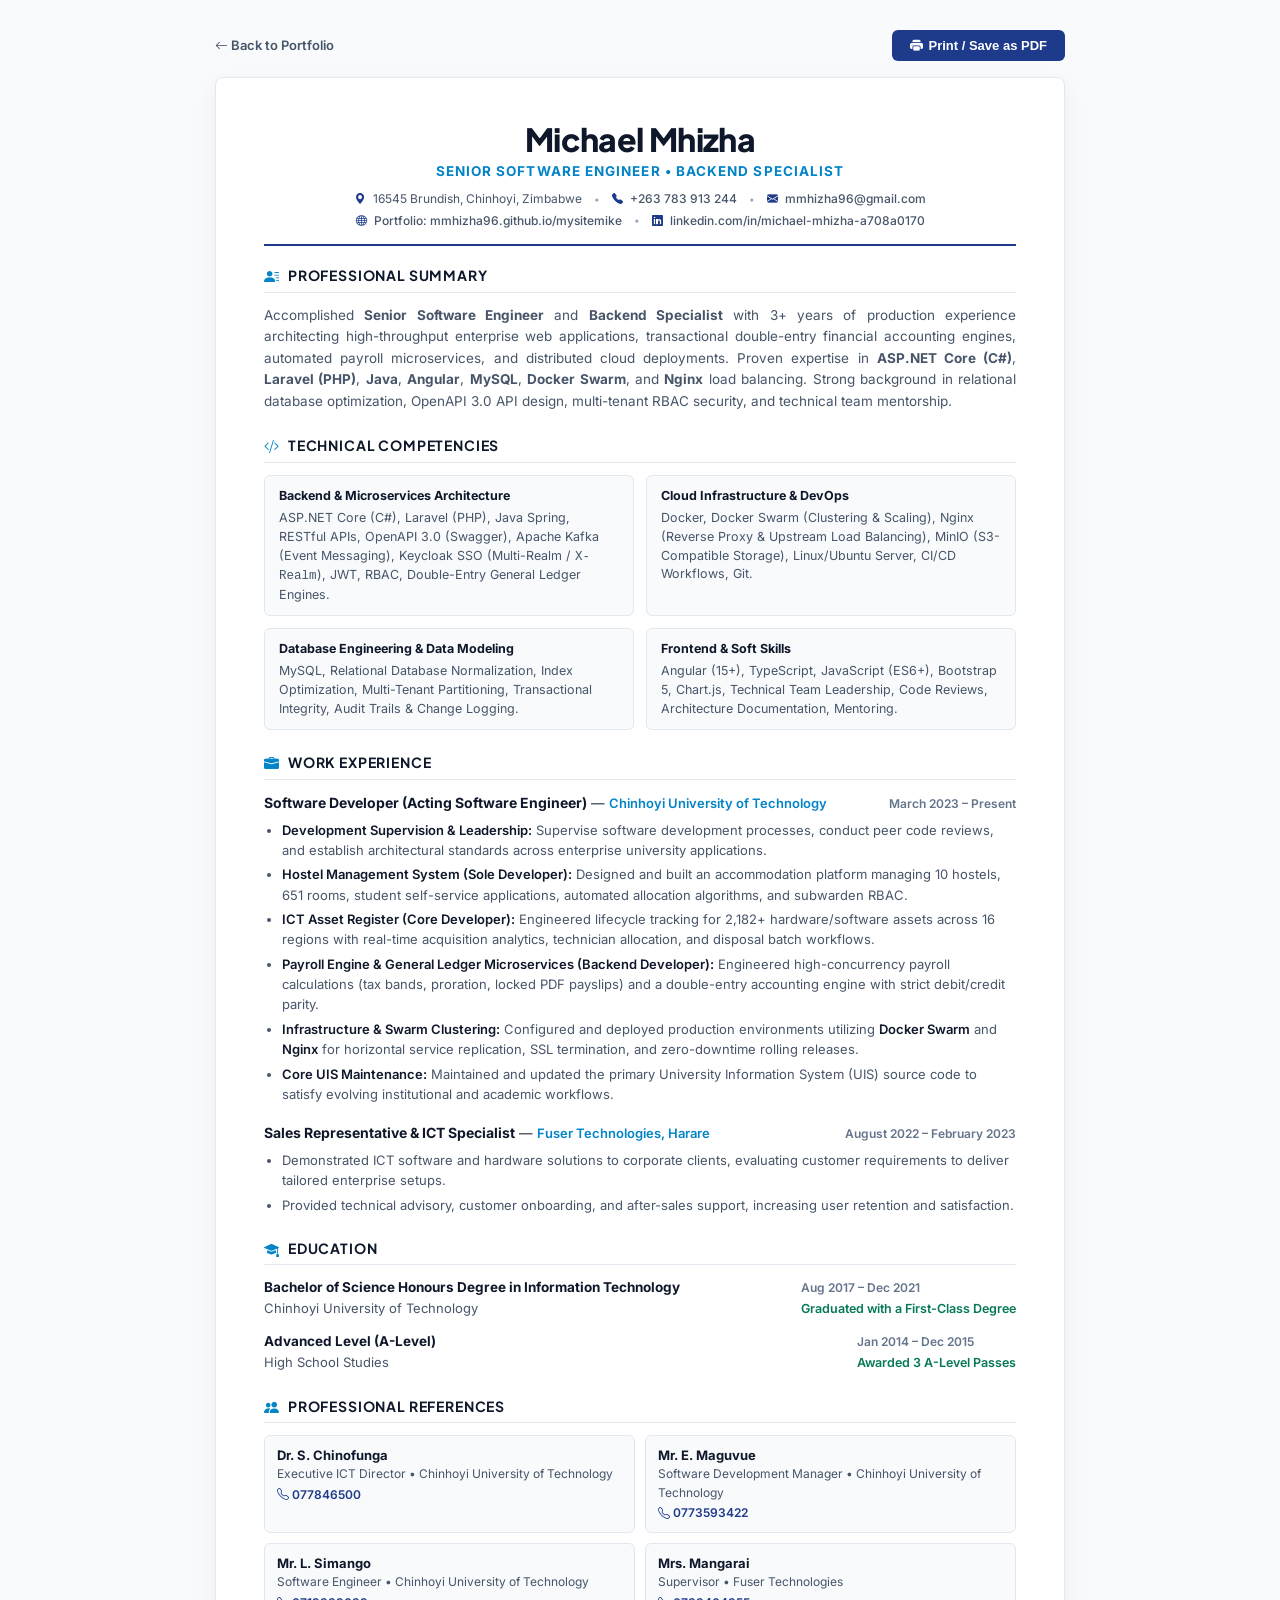
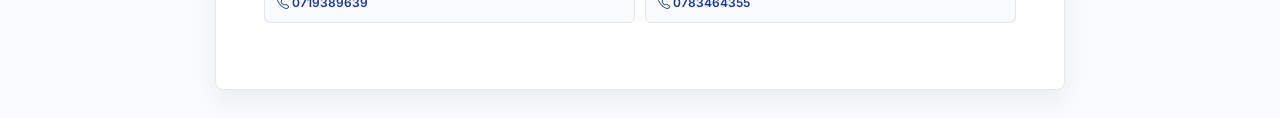
<file: cv.html>
<!DOCTYPE html>
<html lang="en">
<head>
  <meta charset="UTF-8">
  <meta name="viewport" content="width=device-width, initial-scale=1.0">
  <title>Michael Mhizha - Curriculum Vitae (CV)</title>
  <link rel="preconnect" href="https://fonts.googleapis.com">
  <link rel="preconnect" href="https://fonts.gstatic.com" crossorigin>
  <link href="https://fonts.googleapis.com/css2?family=Inter:wght@300;400;500;600;700;800&family=Plus+Jakarta+Sans:wght@400;500;600;700;800&display=swap" rel="stylesheet">
  <link rel="stylesheet" href="https://cdn.jsdelivr.net/npm/bootstrap-icons@1.11.3/font/bootstrap-icons.min.css">
  
  <style>
    :root {
      --primary: #1e3a8a;
      --primary-dark: #0f172a;
      --accent: #0284c7;
      --text: #1e293b;
      --text-muted: #475569;
      --text-light: #64748b;
      --border: #e2e8f0;
      --bg-pill: #f1f5f9;
      --font-main: 'Inter', -apple-system, BlinkMacSystemFont, sans-serif;
      --font-heading: 'Plus Jakarta Sans', sans-serif;
    }

    * {
      box-sizing: border-box;
      margin: 0;
      padding: 0;
    }

    body {
      font-family: var(--font-main);
      color: var(--text);
      background-color: #f8fafc;
      line-height: 1.55;
      font-size: 13.5px;
      -webkit-font-smoothing: antialiased;
      padding: 30px 15px;
    }

    .cv-container {
      max-width: 850px;
      margin: 0 auto;
      background: #ffffff;
      padding: 44px 48px;
      box-shadow: 0 10px 25px rgba(0, 0, 0, 0.06);
      border-radius: 8px;
      border: 1px solid var(--border);
    }

    /* Header */
    .cv-header {
      border-bottom: 2px solid var(--primary);
      padding-bottom: 14px;
      margin-bottom: 18px;
      text-align: center;
    }

    .cv-name {
      font-family: var(--font-heading);
      font-size: 32px;
      font-weight: 800;
      color: var(--primary-dark);
      letter-spacing: -0.02em;
      line-height: 1.1;
      margin-bottom: 4px;
      text-transform: capitalize;
    }

    .cv-title {
      font-size: 13.5px;
      font-weight: 700;
      color: var(--accent);
      text-transform: uppercase;
      letter-spacing: 0.08em;
      margin-bottom: 8px;
    }

    .contact-bar {
      display: flex;
      justify-content: center;
      align-items: center;
      flex-wrap: wrap;
      gap: 12px;
      font-size: 12px;
      color: var(--text-muted);
      margin-top: 3px;
    }

    .contact-bar a {
      color: var(--text-muted);
      text-decoration: none;
      font-weight: 500;
    }

    .contact-bar a:hover {
      color: var(--accent);
    }

    .contact-bar i {
      color: var(--primary);
      margin-right: 4px;
      font-size: 11px;
    }

    .contact-bar .sep {
      color: #94a3b8;
      font-size: 10px;
    }

    .contact-info a {
      color: var(--text-muted);
      text-decoration: none;
    }

    .contact-info a:hover {
      color: var(--accent);
    }

    .contact-info i {
      color: var(--primary);
      margin-right: 4px;
    }

    /* Section Styles */
    .cv-section {
      margin-bottom: 22px;
    }

    .section-heading {
      font-family: var(--font-heading);
      font-size: 14px;
      font-weight: 700;
      color: var(--primary-dark);
      text-transform: uppercase;
      letter-spacing: 0.06em;
      border-bottom: 1.5px solid var(--border);
      padding-bottom: 4px;
      margin-bottom: 12px;
      display: flex;
      align-items: center;
      gap: 8px;
    }

    .section-heading i {
      color: var(--accent);
      font-size: 15px;
    }

    /* Summary */
    .summary-text {
      color: var(--text-muted);
      font-size: 13.5px;
      text-align: justify;
      line-height: 1.6;
    }

    /* Experience Items */
    .job-item {
      margin-bottom: 18px;
    }

    .job-header {
      display: flex;
      justify-content: space-between;
      align-items: baseline;
      flex-wrap: wrap;
      margin-bottom: 3px;
    }

    .job-title {
      font-size: 14px;
      font-weight: 700;
      color: var(--primary-dark);
    }

    .job-company {
      font-size: 13px;
      font-weight: 600;
      color: var(--accent);
    }

    .job-period {
      font-size: 12px;
      font-weight: 600;
      color: var(--text-light);
    }

    .job-bullets {
      padding-left: 18px;
      margin-top: 6px;
      color: var(--text-muted);
      font-size: 13px;
    }

    .job-bullets li {
      margin-bottom: 4.5px;
      line-height: 1.55;
    }

    .job-bullets strong {
      color: var(--primary-dark);
      font-weight: 600;
    }

    /* Skills Grid */
    .skills-grid {
      display: grid;
      grid-template-columns: repeat(auto-fit, minmax(360px, 1fr));
      gap: 12px;
    }

    .skill-category {
      background: #f8fafc;
      border: 1px solid var(--border);
      border-radius: 6px;
      padding: 10px 14px;
    }

    .skill-category-title {
      font-size: 12.5px;
      font-weight: 700;
      color: var(--primary-dark);
      margin-bottom: 4px;
    }

    .skill-category-text {
      font-size: 12.5px;
      color: var(--text-muted);
      line-height: 1.5;
    }

    /* Education */
    .edu-item {
      margin-bottom: 12px;
    }

    .edu-header {
      display: flex;
      justify-content: space-between;
      align-items: baseline;
      flex-wrap: wrap;
    }

    .edu-degree {
      font-size: 13.5px;
      font-weight: 700;
      color: var(--primary-dark);
    }

    .edu-school {
      font-size: 13px;
      color: var(--text-muted);
    }

    .edu-grade {
      font-size: 12.5px;
      font-weight: 600;
      color: #047857;
    }

    /* References */
    .references-grid {
      display: grid;
      grid-template-columns: repeat(2, 1fr);
      gap: 10px;
    }

    .ref-card {
      background: #f8fafc;
      border: 1px solid var(--border);
      border-radius: 6px;
      padding: 9px 12px;
    }

    .ref-name {
      font-size: 13px;
      font-weight: 700;
      color: var(--primary-dark);
    }

    .ref-title {
      font-size: 12px;
      color: var(--text-muted);
    }

    .ref-contact {
      font-size: 12px;
      font-weight: 600;
      color: var(--primary);
      text-decoration: none;
      display: inline-block;
      margin-top: 2px;
    }

    /* Print Controls */
    .print-bar {
      max-width: 850px;
      margin: 0 auto 16px;
      display: flex;
      justify-content: space-between;
      align-items: center;
    }

    .btn-print {
      display: inline-flex;
      align-items: center;
      gap: 6px;
      background: var(--primary);
      color: #fff;
      padding: 8px 18px;
      border-radius: 6px;
      font-size: 13px;
      font-weight: 600;
      border: none;
      cursor: pointer;
      text-decoration: none;
      transition: background 0.2s;
    }

    .btn-print:hover {
      background: var(--primary-dark);
      color: #fff;
    }

    .btn-back {
      color: var(--text-muted);
      text-decoration: none;
      font-size: 13px;
      font-weight: 600;
    }

    .btn-back:hover {
      color: var(--primary);
    }

    @page {
      size: A4 portrait;
      margin: 10mm 12mm;
    }

    @media print {
      body {
        background: #fff;
        padding: 0;
      }
      .cv-container {
        box-shadow: none;
        border: none;
        padding: 0;
        max-width: 100%;
      }
      .print-bar {
        display: none !important;
      }
      a {
        text-decoration: none;
        color: inherit;
      }
    }

    @media (max-width: 600px) {
      .contact-info {
        text-align: left;
      }
      .references-grid {
        grid-template-columns: 1fr;
      }
      .cv-container {
        padding: 24px 20px;
      }
    }
  </style>
</head>
<body>

  <!-- Top Action Bar -->
  <div class="print-bar">
    <a href="index.html" class="btn-back"><i class="bi bi-arrow-left"></i> Back to Portfolio</a>
    <button onclick="window.print()" class="btn-print"><i class="bi bi-printer-fill"></i> Print / Save as PDF</button>
  </div>

  <div class="cv-container">

    <!-- Header -->
    <header class="cv-header">
      <h1 class="cv-name">Michael Mhizha</h1>
      <div class="cv-title">Senior Software Engineer &bull; Backend Specialist</div>
      <div class="contact-bar">
        <span><i class="bi bi-geo-alt-fill"></i> 16545 Brundish, Chinhoyi, Zimbabwe</span>
        <span class="sep">&bull;</span>
        <span><i class="bi bi-telephone-fill"></i> <a href="tel:+263783913244">+263 783 913 244</a></span>
        <span class="sep">&bull;</span>
        <span><i class="bi bi-envelope-fill"></i> <a href="mailto:mmhizha96@gmail.com">mmhizha96@gmail.com</a></span>
      </div>
      <div class="contact-bar">
        <span><i class="bi bi-globe"></i> <a href="https://mmhizha96.github.io/mysitemike/" target="_blank">Portfolio: mmhizha96.github.io/mysitemike</a></span>
        <span class="sep">&bull;</span>
        <span><i class="bi bi-linkedin"></i> <a href="https://www.linkedin.com/in/michael-mhizha-a708a0170" target="_blank">linkedin.com/in/michael-mhizha-a708a0170</a></span>
      </div>
    </header>

    <!-- Professional Summary -->
    <section class="cv-section">
      <h2 class="section-heading"><i class="bi bi-person-lines-fill"></i> Professional Summary</h2>
      <p class="summary-text">
        Accomplished <strong>Senior Software Engineer</strong> and <strong>Backend Specialist</strong> with 3+ years of production experience architecting high-throughput enterprise web applications, transactional double-entry financial accounting engines, automated payroll microservices, and distributed cloud deployments. Proven expertise in <strong>ASP.NET Core (C#)</strong>, <strong>Laravel (PHP)</strong>, <strong>Java</strong>, <strong>Angular</strong>, <strong>MySQL</strong>, <strong>Docker Swarm</strong>, and <strong>Nginx</strong> load balancing. Strong background in relational database optimization, OpenAPI 3.0 API design, multi-tenant RBAC security, and technical team mentorship.
      </p>
    </section>

    <!-- Core Technical Skills -->
    <section class="cv-section">
      <h2 class="section-heading"><i class="bi bi-code-slash"></i> Technical Competencies</h2>
      <div class="skills-grid">
        <div class="skill-category">
          <div class="skill-category-title">Backend &amp; Microservices Architecture</div>
          <div class="skill-category-text">ASP.NET Core (C#), Laravel (PHP), Java Spring, RESTful APIs, OpenAPI 3.0 (Swagger), Apache Kafka (Event Messaging), Keycloak SSO (Multi-Realm / <code>X-Realm</code>), JWT, RBAC, Double-Entry General Ledger Engines.</div>
        </div>
        <div class="skill-category">
          <div class="skill-category-title">Cloud Infrastructure &amp; DevOps</div>
          <div class="skill-category-text">Docker, Docker Swarm (Clustering &amp; Scaling), Nginx (Reverse Proxy &amp; Upstream Load Balancing), MinIO (S3-Compatible Storage), Linux/Ubuntu Server, CI/CD Workflows, Git.</div>
        </div>
        <div class="skill-category">
          <div class="skill-category-title">Database Engineering &amp; Data Modeling</div>
          <div class="skill-category-text">MySQL, Relational Database Normalization, Index Optimization, Multi-Tenant Partitioning, Transactional Integrity, Audit Trails &amp; Change Logging.</div>
        </div>
        <div class="skill-category">
          <div class="skill-category-title">Frontend &amp; Soft Skills</div>
          <div class="skill-category-text">Angular (15+), TypeScript, JavaScript (ES6+), Bootstrap 5, Chart.js, Technical Team Leadership, Code Reviews, Architecture Documentation, Mentoring.</div>
        </div>
      </div>
    </section>

    <!-- Work Experience -->
    <section class="cv-section">
      <h2 class="section-heading"><i class="bi bi-briefcase-fill"></i> Work Experience</h2>

      <!-- CUT -->
      <div class="job-item">
        <div class="job-header">
          <div>
            <span class="job-title">Software Developer (Acting Software Engineer)</span> &mdash;
            <span class="job-company">Chinhoyi University of Technology</span>
          </div>
          <span class="job-period">March 2023 &ndash; Present</span>
        </div>
        <ul class="job-bullets">
          <li><strong>Development Supervision &amp; Leadership:</strong> Supervise software development processes, conduct peer code reviews, and establish architectural standards across enterprise university applications.</li>
          <li><strong>Hostel Management System (Sole Developer):</strong> Designed and built an accommodation platform managing 10 hostels, 651 rooms, student self-service applications, automated allocation algorithms, and subwarden RBAC.</li>
          <li><strong>ICT Asset Register (Core Developer):</strong> Engineered lifecycle tracking for 2,182+ hardware/software assets across 16 regions with real-time acquisition analytics, technician allocation, and disposal batch workflows.</li>
          <li><strong>Payroll Engine &amp; General Ledger Microservices (Backend Developer):</strong> Engineered high-concurrency payroll calculations (tax bands, proration, locked PDF payslips) and a double-entry accounting engine with strict debit/credit parity.</li>
          <li><strong>Infrastructure &amp; Swarm Clustering:</strong> Configured and deployed production environments utilizing <strong>Docker Swarm</strong> and <strong>Nginx</strong> for horizontal service replication, SSL termination, and zero-downtime rolling releases.</li>
          <li><strong>Core UIS Maintenance:</strong> Maintained and updated the primary University Information System (UIS) source code to satisfy evolving institutional and academic workflows.</li>
        </ul>
      </div>

      <!-- Fuser -->
      <div class="job-item">
        <div class="job-header">
          <div>
            <span class="job-title">Sales Representative &amp; ICT Specialist</span> &mdash;
            <span class="job-company">Fuser Technologies, Harare</span>
          </div>
          <span class="job-period">August 2022 &ndash; February 2023</span>
        </div>
        <ul class="job-bullets">
          <li>Demonstrated ICT software and hardware solutions to corporate clients, evaluating customer requirements to deliver tailored enterprise setups.</li>
          <li>Provided technical advisory, customer onboarding, and after-sales support, increasing user retention and satisfaction.</li>
        </ul>
      </div>
    </section>

    <!-- Education -->
    <section class="cv-section">
      <h2 class="section-heading"><i class="bi bi-mortarboard-fill"></i> Education</h2>
      <div class="edu-item">
        <div class="edu-header">
          <div>
            <div class="edu-degree">Bachelor of Science Honours Degree in Information Technology</div>
            <div class="edu-school">Chinhoyi University of Technology</div>
          </div>
          <div class="text-end">
            <span class="job-period">Aug 2017 &ndash; Dec 2021</span><br>
            <span class="edu-grade">Graduated with a First-Class Degree</span>
          </div>
        </div>
      </div>

      <div class="edu-item">
        <div class="edu-header">
          <div>
            <div class="edu-degree">Advanced Level (A-Level)</div>
            <div class="edu-school">High School Studies</div>
          </div>
          <div class="text-end">
            <span class="job-period">Jan 2014 &ndash; Dec 2015</span><br>
            <span class="edu-grade">Awarded 3 A-Level Passes</span>
          </div>
        </div>
      </div>
    </section>

    <!-- Professional References -->
    <section class="cv-section">
      <h2 class="section-heading"><i class="bi bi-people-fill"></i> Professional References</h2>
      <div class="references-grid">
        <div class="ref-card">
          <div class="ref-name">Dr. S. Chinofunga</div>
          <div class="ref-title">Executive ICT Director &bull; Chinhoyi University of Technology</div>
          <a href="tel:077846500" class="ref-contact"><i class="bi bi-telephone"></i> 077846500</a>
        </div>
        <div class="ref-card">
          <div class="ref-name">Mr. E. Maguvue</div>
          <div class="ref-title">Software Development Manager &bull; Chinhoyi University of Technology</div>
          <a href="tel:0773593422" class="ref-contact"><i class="bi bi-telephone"></i> 0773593422</a>
        </div>
        <div class="ref-card">
          <div class="ref-name">Mr. L. Simango</div>
          <div class="ref-title">Software Engineer &bull; Chinhoyi University of Technology</div>
          <a href="tel:0719389639" class="ref-contact"><i class="bi bi-telephone"></i> 0719389639</a>
        </div>
        <div class="ref-card">
          <div class="ref-name">Mrs. Mangarai</div>
          <div class="ref-title">Supervisor &bull; Fuser Technologies</div>
          <a href="tel:0783464355" class="ref-contact"><i class="bi bi-telephone"></i> 0783464355</a>
        </div>
      </div>
    </section>

  </div>

</body>
</html>
</file>
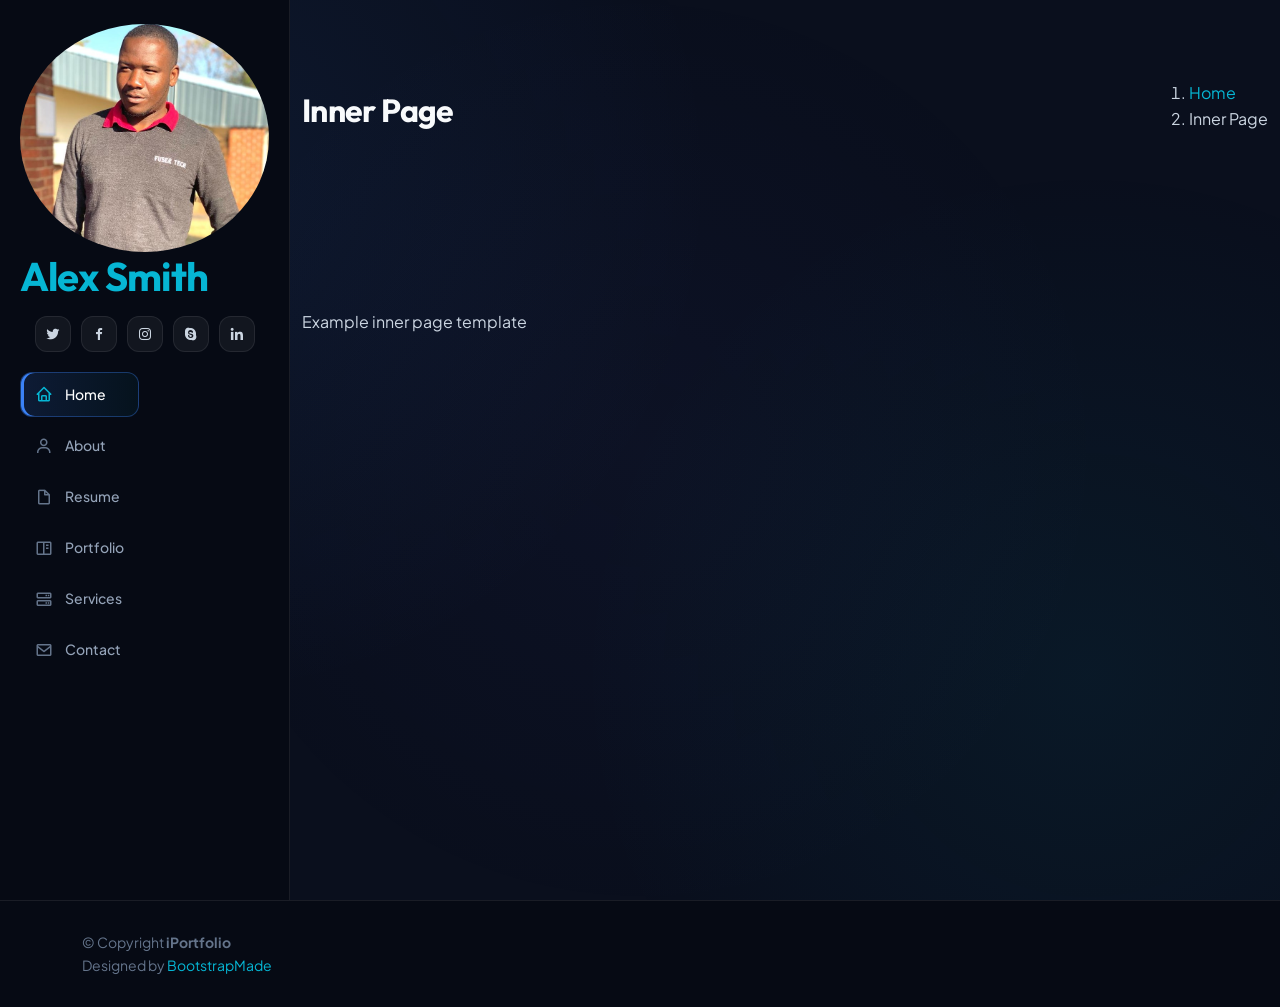
<file: inner-page.html>
<!DOCTYPE html>
<html lang="en">

<head>
  <meta charset="utf-8">
  <meta content="width=device-width, initial-scale=1.0" name="viewport">

  <title>Inner Page - iPortfolio Bootstrap Template</title>
  <meta content="" name="description">
  <meta content="" name="keywords">

  <!-- Favicons -->
  <link href="assets/img/favicon.png" rel="icon">
  <link href="assets/img/apple-touch-icon.png" rel="apple-touch-icon">

  <!-- Google Fonts -->
  <link href="https://fonts.googleapis.com/css?family=Open+Sans:300,300i,400,400i,600,600i,700,700i|Raleway:300,300i,400,400i,500,500i,600,600i,700,700i|Poppins:300,300i,400,400i,500,500i,600,600i,700,700i" rel="stylesheet">

  <!-- Vendor CSS Files -->
  <link href="assets/vendor/aos/aos.css" rel="stylesheet">
  <link href="assets/vendor/bootstrap/css/bootstrap.min.css" rel="stylesheet">
  <link href="assets/vendor/bootstrap-icons/bootstrap-icons.css" rel="stylesheet">
  <link href="assets/vendor/boxicons/css/boxicons.min.css" rel="stylesheet">
  <link href="assets/vendor/glightbox/css/glightbox.min.css" rel="stylesheet">
  <link href="assets/vendor/swiper/swiper-bundle.min.css" rel="stylesheet">

  <!-- Template Main CSS File -->
  <link href="assets/css/style.css" rel="stylesheet">

  <!-- =======================================================
  * Template Name: iPortfolio
  * Updated: May 30 2023 with Bootstrap v5.3.0
  * Template URL: https://bootstrapmade.com/iportfolio-bootstrap-portfolio-websites-template/
  * Author: BootstrapMade.com
  * License: https://bootstrapmade.com/license/
  ======================================================== -->
</head>

<body>

  <!-- ======= Mobile nav toggle button ======= -->
  <i class="bi bi-list mobile-nav-toggle d-xl-none"></i>

  <!-- ======= Header ======= -->
  <header id="header">
    <div class="d-flex flex-column">

      <div class="profile">
        <img src="assets/img/profile-img.jpg" alt="" class="img-fluid rounded-circle">
        <h1 class="text-light"><a href="index.html">Alex Smith</a></h1>
        <div class="social-links mt-3 text-center">
          <a href="#" class="twitter"><i class="bx bxl-twitter"></i></a>
          <a href="#" class="facebook"><i class="bx bxl-facebook"></i></a>
          <a href="#" class="instagram"><i class="bx bxl-instagram"></i></a>
          <a href="#" class="google-plus"><i class="bx bxl-skype"></i></a>
          <a href="#" class="linkedin"><i class="bx bxl-linkedin"></i></a>
        </div>
      </div>

      <nav id="navbar" class="nav-menu navbar">
        <ul>
          <li><a href="#hero" class="nav-link scrollto active"><i class="bx bx-home"></i> <span>Home</span></a></li>
          <li><a href="#about" class="nav-link scrollto"><i class="bx bx-user"></i> <span>About</span></a></li>
          <li><a href="#resume" class="nav-link scrollto"><i class="bx bx-file-blank"></i> <span>Resume</span></a></li>
          <li><a href="#portfolio" class="nav-link scrollto"><i class="bx bx-book-content"></i> <span>Portfolio</span></a></li>
          <li><a href="#services" class="nav-link scrollto"><i class="bx bx-server"></i> <span>Services</span></a></li>
          <li><a href="#contact" class="nav-link scrollto"><i class="bx bx-envelope"></i> <span>Contact</span></a></li>
        </ul>
      </nav><!-- .nav-menu -->
    </div>
  </header><!-- End Header -->

  <main id="main">

    <!-- ======= Breadcrumbs ======= -->
    <section class="breadcrumbs">
      <div class="container">

        <div class="d-flex justify-content-between align-items-center">
          <h2>Inner Page</h2>
          <ol>
            <li><a href="index.html">Home</a></li>
            <li>Inner Page</li>
          </ol>
        </div>

      </div>
    </section><!-- End Breadcrumbs -->

    <section class="inner-page">
      <div class="container">
        <p>
          Example inner page template
        </p>
      </div>
    </section>

  </main><!-- End #main -->

  <!-- ======= Footer ======= -->
  <footer id="footer">
    <div class="container">
      <div class="copyright">
        &copy; Copyright <strong><span>iPortfolio</span></strong>
      </div>
      <div class="credits">
        <!-- All the links in the footer should remain intact. -->
        <!-- You can delete the links only if you purchased the pro version. -->
        <!-- Licensing information: https://bootstrapmade.com/license/ -->
        <!-- Purchase the pro version with working PHP/AJAX contact form: https://bootstrapmade.com/iportfolio-bootstrap-portfolio-websites-template/ -->
        Designed by <a href="https://bootstrapmade.com/">BootstrapMade</a>
      </div>
    </div>
  </footer><!-- End  Footer -->

  <a href="#" class="back-to-top d-flex align-items-center justify-content-center"><i class="bi bi-arrow-up-short"></i></a>

  <!-- Vendor JS Files -->
  <script src="assets/vendor/purecounter/purecounter_vanilla.js"></script>
  <script src="assets/vendor/aos/aos.js"></script>
  <script src="assets/vendor/bootstrap/js/bootstrap.bundle.min.js"></script>
  <script src="assets/vendor/glightbox/js/glightbox.min.js"></script>
  <script src="assets/vendor/isotope-layout/isotope.pkgd.min.js"></script>
  <script src="assets/vendor/swiper/swiper-bundle.min.js"></script>
  <script src="assets/vendor/typed.js/typed.umd.js"></script>
  <script src="assets/vendor/waypoints/noframework.waypoints.js"></script>
  <script src="assets/vendor/php-email-form/validate.js"></script>

  <!-- Template Main JS File -->
  <script src="assets/js/main.js"></script>

</body>

</html>
</file>
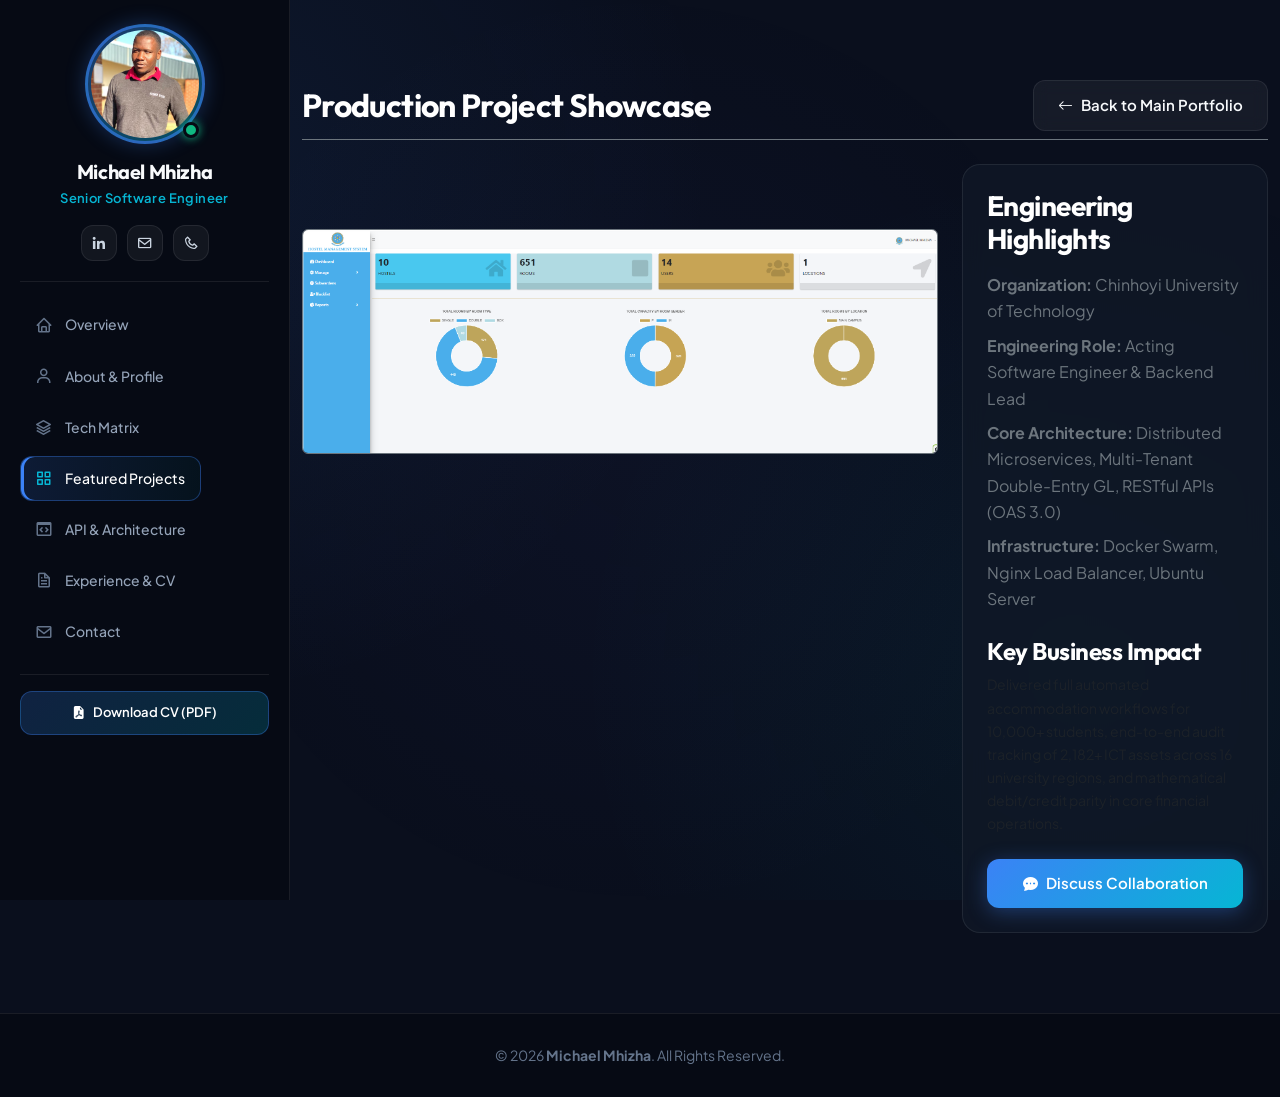
<file: portfolio-details.html>
<!DOCTYPE html>
<html lang="en">

<head>
  <meta charset="utf-8">
  <meta content="width=device-width, initial-scale=1.0" name="viewport">

  <title>Project Details | Michael Mhizha - Senior Software Engineer</title>
  <meta content="Enterprise software engineering case studies by Michael Mhizha - Hostel Management, ICT Asset Register, Enterprise Payroll API, and Double-Entry General Ledger engines." name="description">
  <meta content="Michael Mhizha, Enterprise Case Studies, Software Architecture, ASP.NET Core, Laravel, Angular, Docker Swarm" name="keywords">

  <!-- Favicons -->
  <link href="assets/img/favicon.ico" rel="icon">
  <link href="assets/img/apple-touch-icon.png" rel="apple-touch-icon">

  <!-- Google Fonts -->
  <link href="https://fonts.googleapis.com/css2?family=JetBrains+Mono:wght@400;500;600;700&family=Outfit:wght@400;500;600;700;800&family=Plus+Jakarta+Sans:wght@300;400;500;600;700;800&display=swap" rel="stylesheet">

  <!-- Vendor CSS Files -->
  <link href="assets/vendor/aos/aos.css" rel="stylesheet">
  <link href="assets/vendor/bootstrap/css/bootstrap.min.css" rel="stylesheet">
  <link href="assets/vendor/bootstrap-icons/bootstrap-icons.css" rel="stylesheet">
  <link href="assets/vendor/boxicons/css/boxicons.min.css" rel="stylesheet">
  <link href="assets/vendor/glightbox/css/glightbox.min.css" rel="stylesheet">
  <link href="assets/vendor/swiper/swiper-bundle.min.css" rel="stylesheet">

  <!-- Template Main CSS File -->
  <link href="assets/css/style.css" rel="stylesheet">
</head>

<body>

  <!-- ======= Mobile nav toggle button ======= -->
  <i class="bi bi-list mobile-nav-toggle d-xl-none" aria-label="Toggle navigation"></i>

  <!-- ======= Header ======= -->
  <header id="header">
    <div class="d-flex flex-column">

      <div class="profile-card">
        <div class="avatar-wrapper">
          <img src="assets/img/profile-img.jpg" alt="Michael Mhizha" class="profile-img">
          <span class="status-badge"></span>
        </div>
        <h1><a href="index.html">Michael Mhizha</a></h1>
        <span class="profile-role">Senior Software Engineer</span>

        <div class="social-links mt-3 text-center">
          <a href="https://www.linkedin.com/in/michael-mhizha-a708a0170" target="_blank" rel="noopener noreferrer"><i class="bx bxl-linkedin"></i></a>
          <a href="mailto:mmhizha96@gmail.com"><i class="bx bx-envelope"></i></a>
          <a href="tel:+263783913244"><i class="bx bx-phone"></i></a>
        </div>
      </div>

      <nav id="navbar" class="nav-menu navbar">
        <ul>
          <li><a href="index.html#hero" class="nav-link"><i class="bx bx-home"></i> <span>Overview</span></a></li>
          <li><a href="index.html#about" class="nav-link"><i class="bx bx-user"></i> <span>About &amp; Profile</span></a></li>
          <li><a href="index.html#skills" class="nav-link"><i class="bx bx-layer"></i> <span>Tech Matrix</span></a></li>
          <li><a href="index.html#projects" class="nav-link active"><i class="bx bx-grid-alt"></i> <span>Featured Projects</span></a></li>
          <li><a href="index.html#api-explorer" class="nav-link"><i class="bx bx-code-block"></i> <span>API &amp; Architecture</span></a></li>
          <li><a href="index.html#resume" class="nav-link"><i class="bx bx-file"></i> <span>Experience &amp; CV</span></a></li>
          <li><a href="index.html#contact" class="nav-link"><i class="bx bx-envelope"></i> <span>Contact</span></a></li>
        </ul>
      </nav>

      <div class="sidebar-footer">
        <a href="assets/docs/Michael_Mhizha_CV.pdf?v=2026" target="_blank" class="sidebar-cv-btn">
          <i class="bi bi-file-earmark-pdf-fill"></i> Download CV (PDF)
        </a>
      </div>

    </div>
  </header><!-- End Header -->

  <main id="main">

    <!-- ======= Project Details Section ======= -->
    <section id="portfolio-details" class="portfolio-details">
      <div class="container" data-aos="fade-up">

        <div class="d-flex justify-content-between align-items-center mb-4 pb-2 border-bottom border-secondary">
          <h2 class="text-white mb-0">Production Project Showcase</h2>
          <a href="index.html#projects" class="btn-outline-glass"><i class="bi bi-arrow-left"></i> Back to Main Portfolio</a>
        </div>

        <div class="row gy-4">

          <div class="col-lg-8">
            <div class="portfolio-details-slider swiper">
              <div class="swiper-wrapper align-items-center">

                <div class="swiper-slide">
                  <img src="assets/img/portfolio/hostel-management.png" alt="Hostel Management Dashboard" class="img-fluid rounded border border-secondary">
                </div>

                <div class="swiper-slide">
                  <img src="assets/img/portfolio/asset-register.png" alt="ICT Asset Register Dashboard" class="img-fluid rounded border border-secondary">
                </div>

                <div class="swiper-slide">
                  <img src="assets/img/portfolio/payroll-api.png" alt="Payroll Management System API" class="img-fluid rounded border border-secondary">
                </div>

                <div class="swiper-slide">
                  <img src="assets/img/portfolio/core-accounting-api.png" alt="Core Accounting Service API" class="img-fluid rounded border border-secondary">
                </div>

                <div class="swiper-slide">
                  <img src="assets/img/portfolio/docker-swarm-infrastructure.jpg" alt="Docker Swarm Infrastructure" class="img-fluid rounded border border-secondary">
                </div>

              </div>
              <div class="swiper-pagination"></div>
            </div>
          </div>

          <div class="col-lg-4">
            <div class="about-card p-4 h-100">
              <h3 class="text-white mb-3">Engineering Highlights</h3>
              <ul class="list-unstyled text-secondary mb-4">
                <li class="mb-2"><strong>Organization:</strong> Chinhoyi University of Technology</li>
                <li class="mb-2"><strong>Engineering Role:</strong> Acting Software Engineer &amp; Backend Lead</li>
                <li class="mb-2"><strong>Core Architecture:</strong> Distributed Microservices, Multi-Tenant Double-Entry GL, RESTful APIs (OAS 3.0)</li>
                <li class="mb-2"><strong>Infrastructure:</strong> Docker Swarm, Nginx Load Balancer, Ubuntu Server</li>
              </ul>

              <h4 class="text-white mb-2">Key Business Impact</h4>
              <p class="text-muted small">
                Delivered full automated accommodation workflows for 10,000+ students, end-to-end audit tracking of 2,182+ ICT assets across 16 university regions, and mathematical debit/credit parity in core financial operations.
              </p>

              <div class="mt-4">
                <a href="index.html#contact" class="btn-glow-primary w-100 justify-content-center">
                  <i class="bi bi-chat-dots-fill"></i> Discuss Collaboration
                </a>
              </div>
            </div>
          </div>

        </div>

      </div>
    </section><!-- End Portfolio Details Section -->

  </main><!-- End #main -->

  <!-- ======= Footer ======= -->
  <footer id="footer">
    <div class="container text-center">
      <div class="copyright">
        &copy; 2026 <strong><span>Michael Mhizha</span></strong>. All Rights Reserved.
      </div>
    </div>
  </footer>

  <a href="#" class="back-to-top d-flex align-items-center justify-content-center"><i class="bi bi-arrow-up-short"></i></a>

  <!-- Vendor JS Files -->
  <script src="assets/vendor/purecounter/purecounter_vanilla.js"></script>
  <script src="assets/vendor/aos/aos.js"></script>
  <script src="assets/vendor/bootstrap/js/bootstrap.bundle.min.js"></script>
  <script src="assets/vendor/glightbox/js/glightbox.min.js"></script>
  <script src="assets/vendor/swiper/swiper-bundle.min.js"></script>
  <script src="assets/vendor/typed.js/typed.umd.js"></script>
  <script src="assets/vendor/waypoints/noframework.waypoints.js"></script>

  <!-- Template Main JS File -->
  <script src="assets/js/main.js"></script>

</body>

</html>
</file>
<file: assets/css/style.css>
/*--------------------------------------------------------------
# Michael Mhizha - Senior Backend & Full-Stack Engineer Portfolio
# Design System: Dark-Tech Enterprise SaaS Aesthetic
--------------------------------------------------------------*/

@import url('https://fonts.googleapis.com/css2?family=JetBrains+Mono:wght@400;500;600;700&family=Outfit:wght@400;500;600;700;800&family=Plus+Jakarta+Sans:wght@300;400;500;600;700;800&display=swap');

:root {
  --font-primary: 'Plus Jakarta Sans', -apple-system, BlinkMacSystemFont, 'Segoe UI', Roboto, sans-serif;
  --font-heading: 'Outfit', sans-serif;
  --font-mono: 'JetBrains Mono', monospace;

  /* Color Palette */
  --bg-primary: #0a0f1d;
  --bg-secondary: #0f172a;
  --bg-card: rgba(17, 24, 39, 0.75);
  --bg-card-hover: rgba(30, 41, 59, 0.85);
  --bg-sidebar: #060a14;
  
  --border-subtle: rgba(255, 255, 255, 0.08);
  --border-highlight: rgba(59, 130, 246, 0.35);
  --border-glow: rgba(6, 182, 212, 0.4);

  --accent-primary: #3b82f6;       /* Electric Blue */
  --accent-secondary: #06b6d4;     /* Vibrant Cyan */
  --accent-indigo: #6366f1;        /* Indigo */
  --accent-emerald: #10b981;       /* Emerald / Success */
  --accent-amber: #f59e0b;         /* Amber */
  --accent-rose: #f43f5e;          /* Rose */

  --text-primary: #f8fafc;
  --text-secondary: #cbd5e1;
  --text-muted: #94a3b8;
  --text-dim: #64748b;

  --gradient-primary: linear-gradient(135deg, #3b82f6 0%, #06b6d4 100%);
  --gradient-accent: linear-gradient(135deg, #6366f1 0%, #3b82f6 50%, #06b6d4 100%);
  --gradient-surface: linear-gradient(180deg, rgba(30, 41, 59, 0.5) 0%, rgba(15, 23, 42, 0.8) 100%);
  --gradient-glow: radial-gradient(circle at 50% 0%, rgba(59, 130, 246, 0.15) 0%, transparent 70%);

  --shadow-sm: 0 4px 6px -1px rgba(0, 0, 0, 0.3), 0 2px 4px -1px rgba(0, 0, 0, 0.2);
  --shadow-lg: 0 20px 25px -5px rgba(0, 0, 0, 0.5), 0 10px 10px -5px rgba(0, 0, 0, 0.3);
  --shadow-glow: 0 0 25px rgba(59, 130, 246, 0.25);
  
  --radius-sm: 8px;
  --radius-md: 12px;
  --radius-lg: 18px;
  --radius-xl: 24px;
  --radius-full: 9999px;
  
  --sidebar-width: 290px;
  --transition-fast: 0.2s cubic-bezier(0.4, 0, 0.2, 1);
  --transition-normal: 0.3s cubic-bezier(0.4, 0, 0.2, 1);
  --transition-slow: 0.5s cubic-bezier(0.4, 0, 0.2, 1);
}

/*--------------------------------------------------------------
# General Reset & Base Setup
--------------------------------------------------------------*/
*, *::before, *::after {
  box-sizing: border-box;
}

html {
  scroll-behavior: smooth;
  color-scheme: dark;
}

body {
  font-family: var(--font-primary);
  background-color: var(--bg-primary);
  color: var(--text-secondary);
  line-height: 1.65;
  overflow-x: hidden;
  position: relative;
  -webkit-font-smoothing: antialiased;
}

/* Custom Scrollbar */
::-webkit-scrollbar {
  width: 10px;
}
::-webkit-scrollbar-track {
  background: var(--bg-primary);
}
::-webkit-scrollbar-thumb {
  background: #1e293b;
  border-radius: 5px;
  border: 2px solid var(--bg-primary);
}
::-webkit-scrollbar-thumb:hover {
  background: var(--accent-primary);
}

a {
  color: var(--accent-secondary);
  text-decoration: none;
  transition: var(--transition-fast);
}

a:hover {
  color: #67e8f9;
  text-decoration: none;
}

h1, h2, h3, h4, h5, h6 {
  font-family: var(--font-heading);
  color: var(--text-primary);
  font-weight: 700;
  letter-spacing: -0.02em;
}

/* Ambient Background Light */
body::before {
  content: "";
  position: fixed;
  top: 0;
  left: 0;
  width: 100vw;
  height: 100vh;
  background: 
    radial-gradient(circle at 15% 20%, rgba(59, 130, 246, 0.08) 0%, transparent 40%),
    radial-gradient(circle at 85% 75%, rgba(6, 182, 212, 0.06) 0%, transparent 40%),
    radial-gradient(circle at 50% 50%, rgba(99, 102, 241, 0.04) 0%, transparent 60%);
  pointer-events: none;
  z-index: -1;
}

/*--------------------------------------------------------------
# Layout & Sidebar
--------------------------------------------------------------*/
#header {
  position: fixed;
  top: 0;
  left: 0;
  bottom: 0;
  width: var(--sidebar-width);
  background: var(--bg-sidebar);
  border-right: 1px solid var(--border-subtle);
  padding: 24px 20px;
  overflow-y: auto;
  z-index: 9997;
  transition: all 0.4s ease-in-out;
  display: flex;
  flex-direction: column;
  justify-content: space-between;
}

#header::-webkit-scrollbar {
  width: 5px;
}
#header::-webkit-scrollbar-thumb {
  background: #1f293d;
}

#main {
  margin-left: var(--sidebar-width);
  min-height: 100vh;
  position: relative;
  background: transparent;
  transition: margin-left 0.4s ease-in-out;
}

@media (max-width: 1199px) {
  #header {
    left: calc(-1 * var(--sidebar-width));
    box-shadow: 10px 0 30px rgba(0, 0, 0, 0.8);
  }
  #main {
    margin-left: 0;
  }
}

/* Mobile Nav Toggle */
.mobile-nav-toggle {
  position: fixed;
  right: 18px;
  top: 18px;
  z-index: 9998;
  border: 1px solid var(--border-subtle);
  font-size: 22px;
  background: rgba(15, 23, 42, 0.9);
  backdrop-filter: blur(10px);
  color: var(--text-primary);
  width: 44px;
  height: 44px;
  display: inline-flex;
  align-items: center;
  justify-content: center;
  border-radius: var(--radius-md);
  cursor: pointer;
  transition: var(--transition-fast);
}

.mobile-nav-toggle:hover {
  background: var(--accent-primary);
  color: #fff;
  border-color: var(--accent-primary);
}

.mobile-nav-active {
  overflow: hidden;
}
.mobile-nav-active #header {
  left: 0;
}

/*--------------------------------------------------------------
# Sidebar Profile Component
--------------------------------------------------------------*/
.profile-card {
  text-align: center;
  padding-bottom: 20px;
  border-bottom: 1px solid var(--border-subtle);
}

.avatar-wrapper {
  position: relative;
  width: 120px;
  height: 120px;
  margin: 0 auto 16px;
}

.profile-img {
  width: 100%;
  height: 100%;
  object-fit: cover;
  border-radius: 50%;
  border: 3px solid rgba(59, 130, 246, 0.6);
  padding: 3px;
  background: linear-gradient(135deg, rgba(59, 130, 246, 0.4), rgba(6, 182, 212, 0.4));
  box-shadow: 0 0 20px rgba(59, 130, 246, 0.3);
}

.status-badge {
  position: absolute;
  bottom: 6px;
  right: 6px;
  width: 16px;
  height: 16px;
  background-color: var(--accent-emerald);
  border-radius: 50%;
  border: 3px solid var(--bg-sidebar);
  box-shadow: 0 0 10px var(--accent-emerald);
  animation: pulse-status 2s infinite;
}

@keyframes pulse-status {
  0% { box-shadow: 0 0 0 0 rgba(16, 185, 129, 0.7); }
  70% { box-shadow: 0 0 0 8px rgba(16, 185, 129, 0); }
  100% { box-shadow: 0 0 0 0 rgba(16, 185, 129, 0); }
}

.profile-card h1 {
  font-size: 20px;
  font-weight: 700;
  margin-bottom: 4px;
}

.profile-card h1 a {
  color: var(--text-primary);
}

.profile-card .profile-role {
  font-size: 13px;
  color: var(--accent-secondary);
  font-weight: 600;
  margin-bottom: 12px;
  display: block;
  letter-spacing: 0.03em;
}

.profile-status-pill {
  display: inline-flex;
  align-items: center;
  gap: 6px;
  background: rgba(16, 185, 129, 0.12);
  border: 1px solid rgba(16, 185, 129, 0.3);
  color: #34d399;
  font-size: 11px;
  font-weight: 600;
  padding: 4px 10px;
  border-radius: var(--radius-full);
  margin-bottom: 14px;
}

.status-dot {
  width: 6px;
  height: 6px;
  background: #34d399;
  border-radius: 50%;
  display: inline-block;
}

.social-links {
  display: flex;
  justify-content: center;
  gap: 10px;
}

.social-links a {
  display: inline-flex;
  align-items: center;
  justify-content: center;
  width: 36px;
  height: 36px;
  background: rgba(255, 255, 255, 0.05);
  border: 1px solid var(--border-subtle);
  border-radius: var(--radius-md);
  color: var(--text-secondary);
  font-size: 16px;
  transition: var(--transition-fast);
}

.social-links a:hover {
  background: var(--accent-primary);
  border-color: var(--accent-primary);
  color: #fff;
  transform: translateY(-2px);
  box-shadow: 0 4px 12px rgba(59, 130, 246, 0.4);
}

/*--------------------------------------------------------------
# Navigation Menu
--------------------------------------------------------------*/
.nav-menu {
  padding: 20px 0;
  flex: 1;
}

.nav-menu ul {
  list-style: none;
  padding: 0;
  margin: 0;
  display: flex;
  flex-direction: column;
  gap: 6px;
}

.nav-menu a {
  display: flex;
  align-items: center;
  gap: 12px;
  color: var(--text-muted);
  padding: 10px 14px;
  border-radius: var(--radius-md);
  font-size: 14px;
  font-weight: 500;
  border: 1px solid transparent;
  transition: var(--transition-fast);
}

.nav-menu a i {
  font-size: 18px;
  color: var(--text-dim);
  transition: var(--transition-fast);
}

.nav-menu a:hover {
  color: var(--text-primary);
  background: rgba(255, 255, 255, 0.04);
  border-color: var(--border-subtle);
}

.nav-menu a:hover i {
  color: var(--accent-secondary);
}

.nav-menu a.active {
  color: #fff;
  background: linear-gradient(90deg, rgba(59, 130, 246, 0.15), rgba(6, 182, 212, 0.05));
  border-color: var(--border-highlight);
  box-shadow: inset 3px 0 0 var(--accent-primary);
}

.nav-menu a.active i {
  color: var(--accent-secondary);
}

/* Sidebar Footer */
.sidebar-footer {
  padding-top: 16px;
  border-top: 1px solid var(--border-subtle);
  font-size: 12px;
  color: var(--text-dim);
  text-align: center;
}

.sidebar-cv-btn {
  display: flex;
  align-items: center;
  justify-content: center;
  gap: 8px;
  width: 100%;
  padding: 10px;
  background: linear-gradient(135deg, rgba(59, 130, 246, 0.2), rgba(6, 182, 212, 0.2));
  border: 1px solid var(--border-highlight);
  border-radius: var(--radius-md);
  color: #fff;
  font-weight: 600;
  font-size: 13px;
  margin-bottom: 12px;
  transition: var(--transition-fast);
}

.sidebar-cv-btn:hover {
  background: var(--gradient-primary);
  color: #fff;
  transform: translateY(-2px);
  box-shadow: 0 4px 15px rgba(59, 130, 246, 0.4);
}

/*--------------------------------------------------------------
# Section Architecture & Typography
--------------------------------------------------------------*/
section {
  padding: 80px 0;
  position: relative;
}

.section-bg {
  background: rgba(15, 23, 42, 0.45);
  border-top: 1px solid var(--border-subtle);
  border-bottom: 1px solid var(--border-subtle);
}

.section-title {
  margin-bottom: 48px;
  position: relative;
}

.section-tag {
  display: inline-flex;
  align-items: center;
  gap: 6px;
  font-size: 12px;
  font-weight: 700;
  text-transform: uppercase;
  letter-spacing: 0.1em;
  color: var(--accent-secondary);
  background: rgba(6, 182, 212, 0.1);
  border: 1px solid rgba(6, 182, 212, 0.25);
  padding: 4px 12px;
  border-radius: var(--radius-full);
  margin-bottom: 12px;
}

.section-title h2 {
  font-size: 34px;
  font-weight: 800;
  margin-bottom: 14px;
  background: linear-gradient(135deg, #ffffff 0%, #cbd5e1 100%);
  -webkit-background-clip: text;
  -webkit-text-fill-color: transparent;
}

.section-title p {
  font-size: 16px;
  color: var(--text-muted);
  max-width: 720px;
  margin-bottom: 0;
}

/*--------------------------------------------------------------
# Hero Section
--------------------------------------------------------------*/
#hero {
  min-height: 100vh;
  display: flex;
  align-items: center;
  position: relative;
  padding: 100px 0 60px;
  background: radial-gradient(circle at 70% 30%, rgba(59, 130, 246, 0.15) 0%, transparent 60%),
              radial-gradient(circle at 20% 80%, rgba(6, 182, 212, 0.1) 0%, transparent 50%);
  border-bottom: 1px solid var(--border-subtle);
}

.hero-badge {
  display: inline-flex;
  align-items: center;
  gap: 8px;
  padding: 6px 14px;
  background: rgba(59, 130, 246, 0.12);
  border: 1px solid rgba(59, 130, 246, 0.3);
  border-radius: var(--radius-full);
  font-size: 13px;
  font-weight: 600;
  color: #60a5fa;
  margin-bottom: 20px;
}

.hero-title {
  font-size: 52px;
  font-weight: 800;
  line-height: 1.15;
  margin-bottom: 16px;
}

.hero-title .gradient-text {
  background: var(--gradient-accent);
  -webkit-background-clip: text;
  -webkit-text-fill-color: transparent;
}

.hero-typing {
  font-size: 22px;
  color: var(--text-secondary);
  margin-bottom: 20px;
  font-weight: 500;
}

.hero-typing .typed {
  color: var(--accent-secondary);
  font-weight: 700;
  border-bottom: 2px solid var(--accent-secondary);
  padding-bottom: 2px;
}

.hero-desc {
  font-size: 17px;
  color: var(--text-muted);
  max-width: 680px;
  margin-bottom: 32px;
  line-height: 1.7;
}

.hero-actions {
  display: flex;
  flex-wrap: wrap;
  gap: 14px;
  margin-bottom: 48px;
}

.btn-glow-primary {
  display: inline-flex;
  align-items: center;
  gap: 8px;
  padding: 12px 26px;
  background: var(--gradient-primary);
  border: none;
  border-radius: var(--radius-md);
  color: #fff;
  font-weight: 600;
  font-size: 15px;
  transition: var(--transition-fast);
  box-shadow: 0 4px 20px rgba(59, 130, 246, 0.35);
}

.btn-glow-primary:hover {
  transform: translateY(-2px);
  box-shadow: 0 6px 25px rgba(59, 130, 246, 0.5);
  color: #fff;
}

.btn-outline-glass {
  display: inline-flex;
  align-items: center;
  gap: 8px;
  padding: 12px 24px;
  background: rgba(255, 255, 255, 0.05);
  border: 1px solid var(--border-subtle);
  border-radius: var(--radius-md);
  color: var(--text-primary);
  font-weight: 600;
  font-size: 15px;
  backdrop-filter: blur(8px);
  transition: var(--transition-fast);
}

.btn-outline-glass:hover {
  background: rgba(255, 255, 255, 0.1);
  border-color: var(--accent-secondary);
  color: var(--accent-secondary);
  transform: translateY(-2px);
}

/* Stats Counter Grid */
.hero-stats {
  display: grid;
  grid-template-columns: repeat(auto-fit, minmax(140px, 1fr));
  gap: 16px;
  margin-top: 20px;
  max-width: 820px;
}

.stat-card {
  background: var(--bg-card);
  border: 1px solid var(--border-subtle);
  border-radius: var(--radius-md);
  padding: 18px 16px;
  backdrop-filter: blur(12px);
  position: relative;
  overflow: hidden;
  transition: var(--transition-fast);
}

.stat-card::before {
  content: "";
  position: absolute;
  top: 0;
  left: 0;
  right: 0;
  height: 2px;
  background: var(--gradient-primary);
  opacity: 0.8;
}

.stat-card:hover {
  transform: translateY(-3px);
  border-color: var(--border-highlight);
  box-shadow: var(--shadow-glow);
}

.stat-number {
  font-family: var(--font-heading);
  font-size: 28px;
  font-weight: 800;
  color: var(--text-primary);
  line-height: 1;
  margin-bottom: 6px;
  display: flex;
  align-items: baseline;
  gap: 2px;
}

.stat-number .stat-symbol {
  color: var(--accent-secondary);
  font-size: 20px;
}

.stat-label {
  font-size: 12px;
  color: var(--text-muted);
  font-weight: 600;
  text-transform: uppercase;
  letter-spacing: 0.05em;
  margin: 0;
}

@media (max-width: 768px) {
  .hero-title {
    font-size: 36px;
  }
  .hero-typing {
    font-size: 18px;
  }
  .hero-stats {
    grid-template-columns: repeat(2, 1fr);
  }
}

/*--------------------------------------------------------------
# About Section
--------------------------------------------------------------*/
.about-card {
  background: var(--bg-card);
  border: 1px solid var(--border-subtle);
  border-radius: var(--radius-lg);
  padding: 36px;
  backdrop-filter: blur(12px);
}

.about-lead {
  font-size: 18px;
  font-weight: 600;
  color: var(--text-primary);
  line-height: 1.6;
  margin-bottom: 20px;
}

.about-text {
  font-size: 15px;
  color: var(--text-secondary);
  line-height: 1.8;
  margin-bottom: 28px;
}

.info-grid {
  display: grid;
  grid-template-columns: repeat(auto-fit, minmax(220px, 1fr));
  gap: 16px;
  margin-bottom: 30px;
}

.info-item {
  display: flex;
  align-items: center;
  gap: 12px;
  padding: 12px 14px;
  background: rgba(255, 255, 255, 0.03);
  border: 1px solid var(--border-subtle);
  border-radius: var(--radius-md);
}

.info-icon {
  width: 36px;
  height: 36px;
  border-radius: var(--radius-sm);
  background: rgba(59, 130, 246, 0.15);
  color: var(--accent-secondary);
  display: flex;
  align-items: center;
  justify-content: center;
  font-size: 18px;
  flex-shrink: 0;
}

.info-content strong {
  display: block;
  font-size: 11px;
  text-transform: uppercase;
  letter-spacing: 0.05em;
  color: var(--text-muted);
}

.info-content span, .info-content a {
  font-size: 14px;
  font-weight: 600;
  color: var(--text-primary);
}

/* Core Competency Badges */
.competency-box {
  display: grid;
  grid-template-columns: repeat(auto-fit, minmax(240px, 1fr));
  gap: 16px;
  margin-top: 24px;
}

.competency-item {
  background: rgba(255, 255, 255, 0.02);
  border: 1px solid var(--border-subtle);
  border-radius: var(--radius-md);
  padding: 18px;
  transition: var(--transition-fast);
}

.competency-item:hover {
  background: rgba(255, 255, 255, 0.04);
  border-color: var(--border-highlight);
  transform: translateY(-2px);
}

.competency-header {
  display: flex;
  align-items: center;
  gap: 10px;
  margin-bottom: 8px;
}

.competency-header i {
  font-size: 20px;
  color: var(--accent-secondary);
}

.competency-header h4 {
  font-size: 15px;
  margin: 0;
  font-weight: 700;
}

.competency-item p {
  font-size: 13px;
  color: var(--text-muted);
  margin: 0;
  line-height: 1.5;
}

/*--------------------------------------------------------------
# Skills Matrix Section
--------------------------------------------------------------*/
.skill-category-card {
  background: var(--bg-card);
  border: 1px solid var(--border-subtle);
  border-radius: var(--radius-lg);
  padding: 28px;
  height: 100%;
  backdrop-filter: blur(12px);
  transition: var(--transition-normal);
  position: relative;
  overflow: hidden;
}

.skill-category-card:hover {
  border-color: var(--border-highlight);
  transform: translateY(-4px);
  box-shadow: var(--shadow-lg);
}

.category-icon-wrapper {
  width: 48px;
  height: 48px;
  border-radius: var(--radius-md);
  background: linear-gradient(135deg, rgba(59, 130, 246, 0.2), rgba(6, 182, 212, 0.2));
  border: 1px solid var(--border-highlight);
  display: flex;
  align-items: center;
  justify-content: center;
  font-size: 24px;
  color: var(--accent-secondary);
  margin-bottom: 20px;
}

.skill-category-card h3 {
  font-size: 19px;
  margin-bottom: 12px;
  font-weight: 700;
}

.skill-category-card p {
  font-size: 13.5px;
  color: var(--text-muted);
  margin-bottom: 20px;
}

.skill-tag-cloud {
  display: flex;
  flex-wrap: wrap;
  gap: 8px;
}

.skill-pill {
  display: inline-flex;
  align-items: center;
  gap: 6px;
  padding: 6px 12px;
  background: rgba(255, 255, 255, 0.04);
  border: 1px solid var(--border-subtle);
  border-radius: var(--radius-full);
  font-size: 12.5px;
  font-weight: 600;
  color: var(--text-primary);
  transition: var(--transition-fast);
}

.skill-pill i {
  font-size: 14px;
  color: var(--accent-secondary);
}

.skill-pill:hover {
  background: rgba(59, 130, 246, 0.15);
  border-color: var(--accent-primary);
  color: #fff;
  transform: scale(1.04);
}

.skill-pill.featured {
  background: rgba(6, 182, 212, 0.12);
  border-color: rgba(6, 182, 212, 0.35);
  color: #67e8f9;
}

/*--------------------------------------------------------------
# Featured Projects Section
--------------------------------------------------------------*/
.portfolio-filters {
  display: flex;
  justify-content: center;
  flex-wrap: wrap;
  gap: 8px;
  margin-bottom: 36px;
  padding: 0;
  list-style: none;
}

.portfolio-filters li {
  cursor: pointer;
  padding: 8px 18px;
  font-size: 13.5px;
  font-weight: 600;
  border-radius: var(--radius-full);
  background: rgba(255, 255, 255, 0.03);
  border: 1px solid var(--border-subtle);
  color: var(--text-muted);
  transition: var(--transition-fast);
}

.portfolio-filters li:hover {
  color: var(--text-primary);
  border-color: var(--border-highlight);
}

.portfolio-filters li.filter-active {
  background: var(--gradient-primary);
  border-color: transparent;
  color: #fff;
  box-shadow: 0 4px 15px rgba(59, 130, 246, 0.4);
}

.project-card {
  background: var(--bg-card);
  border: 1px solid var(--border-subtle);
  border-radius: var(--radius-lg);
  overflow: hidden;
  backdrop-filter: blur(12px);
  transition: var(--transition-normal);
  display: flex;
  flex-direction: column;
  height: 100%;
}

.project-card:hover {
  transform: translateY(-6px);
  border-color: var(--border-highlight);
  box-shadow: 0 20px 30px rgba(0, 0, 0, 0.4), var(--shadow-glow);
}

.project-thumb {
  position: relative;
  width: 100%;
  height: 220px;
  overflow: hidden;
  background: #0d1527;
}

.project-thumb img {
  width: 100%;
  height: 100%;
  object-fit: cover;
  object-position: top center;
  transition: transform 0.5s ease;
}

.project-card:hover .project-thumb img {
  transform: scale(1.05);
}

.project-overlay {
  position: absolute;
  top: 0;
  left: 0;
  right: 0;
  bottom: 0;
  background: linear-gradient(180deg, rgba(10, 15, 29, 0.2) 0%, rgba(10, 15, 29, 0.85) 100%);
  display: flex;
  align-items: flex-end;
  padding: 16px;
  opacity: 0;
  transition: var(--transition-fast);
}

.project-card:hover .project-overlay {
  opacity: 1;
}

.overlay-actions {
  display: flex;
  gap: 10px;
}

.overlay-btn {
  display: inline-flex;
  align-items: center;
  gap: 6px;
  padding: 6px 12px;
  background: rgba(15, 23, 42, 0.85);
  border: 1px solid var(--border-subtle);
  border-radius: var(--radius-sm);
  color: #fff;
  font-size: 12px;
  font-weight: 600;
  backdrop-filter: blur(8px);
}

.overlay-btn:hover {
  background: var(--accent-primary);
  border-color: var(--accent-primary);
  color: #fff;
}

.project-role-badge {
  position: absolute;
  top: 14px;
  right: 14px;
  background: rgba(15, 23, 42, 0.9);
  backdrop-filter: blur(8px);
  border: 1px solid var(--border-highlight);
  color: #67e8f9;
  font-size: 11px;
  font-weight: 700;
  padding: 4px 10px;
  border-radius: var(--radius-full);
  letter-spacing: 0.03em;
  z-index: 2;
}

.project-body {
  padding: 24px;
  display: flex;
  flex-direction: column;
  flex: 1;
}

.project-org {
  font-size: 12px;
  color: var(--accent-secondary);
  font-weight: 700;
  text-transform: uppercase;
  letter-spacing: 0.05em;
  margin-bottom: 6px;
}

.project-title {
  font-size: 20px;
  font-weight: 700;
  margin-bottom: 10px;
}

.project-desc {
  font-size: 14px;
  color: var(--text-muted);
  line-height: 1.6;
  margin-bottom: 18px;
  flex: 1;
}

.project-metrics {
  display: flex;
  gap: 12px;
  padding: 10px 12px;
  background: rgba(255, 255, 255, 0.02);
  border: 1px solid var(--border-subtle);
  border-radius: var(--radius-md);
  margin-bottom: 16px;
}

.metric-pill {
  font-size: 12px;
  color: var(--text-secondary);
  font-weight: 600;
}

.metric-pill strong {
  color: var(--accent-secondary);
}

.project-tech {
  display: flex;
  flex-wrap: wrap;
  gap: 6px;
  margin-bottom: 20px;
}

.tech-tag {
  font-size: 11.5px;
  font-weight: 600;
  color: var(--text-secondary);
  background: rgba(255, 255, 255, 0.05);
  border: 1px solid var(--border-subtle);
  padding: 3px 8px;
  border-radius: var(--radius-sm);
}

.project-card-footer {
  display: flex;
  justify-content: space-between;
  align-items: center;
  border-top: 1px solid var(--border-subtle);
  padding-top: 16px;
  margin-top: auto;
}

.btn-card-action {
  font-size: 13px;
  font-weight: 600;
  color: var(--accent-secondary);
  display: inline-flex;
  align-items: center;
  gap: 6px;
  background: none;
  border: none;
  padding: 0;
  cursor: pointer;
  transition: var(--transition-fast);
}

.btn-card-action:hover {
  color: #fff;
  transform: translateX(4px);
}

.badge-repo-private {
  display: inline-flex;
  align-items: center;
  gap: 5px;
  font-size: 11px;
  font-weight: 600;
  color: #fbbf24;
  background: rgba(245, 158, 11, 0.12);
  border: 1px solid rgba(245, 158, 11, 0.3);
  padding: 3px 8px;
  border-radius: var(--radius-sm);
  margin-bottom: 12px;
}

.repo-notice-box {
  display: flex;
  align-items: flex-start;
  gap: 12px;
  padding: 14px 16px;
  background: rgba(245, 158, 11, 0.08);
  border: 1px solid rgba(245, 158, 11, 0.25);
  border-radius: var(--radius-md);
  margin-top: 20px;
  font-size: 13px;
  color: #fde68a;
}

.repo-notice-box strong {
  color: #fbbf24;
  display: block;
  font-size: 13.5px;
  margin-bottom: 2px;
}

/*--------------------------------------------------------------
# Interactive Architecture & Swagger Explorer Component
--------------------------------------------------------------*/
.api-explorer-card {
  background: var(--bg-card);
  border: 1px solid var(--border-subtle);
  border-radius: var(--radius-xl);
  backdrop-filter: blur(16px);
  overflow: hidden;
  box-shadow: var(--shadow-lg);
}

.api-tabs-header {
  display: flex;
  background: rgba(10, 15, 29, 0.85);
  border-bottom: 1px solid var(--border-subtle);
  overflow-x: auto;
}

.api-tab-btn {
  padding: 16px 24px;
  font-size: 14px;
  font-weight: 600;
  color: var(--text-muted);
  background: none;
  border: none;
  border-bottom: 2px solid transparent;
  display: inline-flex;
  align-items: center;
  gap: 8px;
  cursor: pointer;
  white-space: nowrap;
  transition: var(--transition-fast);
}

.api-tab-btn:hover {
  color: var(--text-primary);
  background: rgba(255, 255, 255, 0.02);
}

.api-tab-btn.active {
  color: var(--accent-secondary);
  border-bottom-color: var(--accent-secondary);
  background: rgba(6, 182, 212, 0.05);
}

.api-explorer-body {
  padding: 28px;
}

.swagger-hero-meta {
  background: rgba(255, 255, 255, 0.02);
  border: 1px solid var(--border-subtle);
  border-radius: var(--radius-md);
  padding: 20px;
  margin-bottom: 24px;
}

.swagger-hero-meta h3 {
  font-size: 20px;
  margin-bottom: 8px;
  display: flex;
  align-items: center;
  gap: 10px;
}

.oas-badge {
  font-size: 11px;
  background: #10b981;
  color: #fff;
  padding: 2px 8px;
  border-radius: var(--radius-full);
  font-family: var(--font-mono);
  font-weight: 700;
}

.swagger-hero-meta p {
  font-size: 14px;
  color: var(--text-secondary);
  margin-bottom: 12px;
}

.spec-list {
  display: grid;
  grid-template-columns: repeat(auto-fit, minmax(280px, 1fr));
  gap: 8px;
  font-size: 13px;
  color: var(--text-muted);
}

.spec-list li {
  list-style: none;
  display: flex;
  align-items: center;
  gap: 8px;
}

.spec-list li i {
  color: var(--accent-emerald);
}

/* Endpoint Rows */
.endpoint-group-title {
  font-size: 16px;
  font-weight: 700;
  color: var(--text-primary);
  margin: 24px 0 12px;
  display: flex;
  align-items: center;
  justify-content: space-between;
}

.endpoint-group-title small {
  font-size: 12px;
  color: var(--text-dim);
  font-weight: normal;
}

.endpoint-accordion-item {
  border: 1px solid var(--border-subtle);
  border-radius: var(--radius-md);
  margin-bottom: 10px;
  background: rgba(255, 255, 255, 0.02);
  overflow: hidden;
}

.endpoint-trigger {
  width: 100%;
  padding: 12px 16px;
  background: none;
  border: none;
  display: flex;
  align-items: center;
  justify-content: space-between;
  cursor: pointer;
  text-align: left;
  transition: var(--transition-fast);
}

.endpoint-trigger:hover {
  background: rgba(255, 255, 255, 0.04);
}

.endpoint-meta {
  display: flex;
  align-items: center;
  gap: 12px;
  font-family: var(--font-mono);
  font-size: 13.5px;
}

.http-method {
  font-weight: 700;
  font-size: 11px;
  padding: 4px 8px;
  border-radius: var(--radius-sm);
  color: #fff;
  min-width: 60px;
  text-align: center;
}

.http-get { background: #3b82f6; }
.http-post { background: #10b981; }
.http-put { background: #f59e0b; }
.http-delete { background: #ef4444; }

.endpoint-path {
  color: var(--text-primary);
  font-weight: 600;
}

.endpoint-desc {
  font-size: 13px;
  color: var(--text-muted);
  font-family: var(--font-primary);
}

.endpoint-details {
  padding: 16px;
  background: #080d1a;
  border-top: 1px solid var(--border-subtle);
  display: none;
}

.endpoint-details.show {
  display: block;
}

.code-window {
  background: #030712;
  border: 1px solid var(--border-subtle);
  border-radius: var(--radius-md);
  padding: 14px;
  font-family: var(--font-mono);
  font-size: 12.5px;
  color: #a5f3fc;
  overflow-x: auto;
  margin-top: 8px;
}

/* Architecture Flow Box */
.arch-diagram-box {
  background: #070c18;
  border: 1px solid var(--border-subtle);
  border-radius: var(--radius-lg);
  padding: 24px;
  text-align: center;
}

.arch-step-grid {
  display: grid;
  grid-template-columns: repeat(auto-fit, minmax(180px, 1fr));
  gap: 16px;
  margin-top: 20px;
}

.arch-step-card {
  background: rgba(255, 255, 255, 0.03);
  border: 1px solid var(--border-subtle);
  border-radius: var(--radius-md);
  padding: 16px;
  text-align: center;
  position: relative;
}

.arch-step-card i {
  font-size: 28px;
  color: var(--accent-secondary);
  margin-bottom: 8px;
  display: block;
}

.arch-step-card h4 {
  font-size: 14px;
  font-weight: 700;
  margin-bottom: 4px;
}

.arch-step-card p {
  font-size: 12px;
  color: var(--text-muted);
  margin: 0;
}

/*--------------------------------------------------------------
# Experience & Resume Timeline Section
--------------------------------------------------------------*/
.timeline {
  position: relative;
  padding-left: 30px;
}

.timeline::before {
  content: "";
  position: absolute;
  top: 0;
  bottom: 0;
  left: 9px;
  width: 2px;
  background: linear-gradient(180deg, var(--accent-primary) 0%, var(--accent-secondary) 50%, rgba(255, 255, 255, 0.05) 100%);
}

.timeline-item {
  position: relative;
  margin-bottom: 36px;
}

.timeline-dot {
  position: absolute;
  left: -30px;
  top: 4px;
  width: 20px;
  height: 20px;
  border-radius: 50%;
  background: var(--bg-primary);
  border: 3px solid var(--accent-primary);
  box-shadow: 0 0 10px rgba(59, 130, 246, 0.5);
}

.timeline-card {
  background: var(--bg-card);
  border: 1px solid var(--border-subtle);
  border-radius: var(--radius-lg);
  padding: 24px;
  backdrop-filter: blur(12px);
  transition: var(--transition-fast);
}

.timeline-card:hover {
  border-color: var(--border-highlight);
  transform: translateX(4px);
}

.timeline-header {
  display: flex;
  justify-content: space-between;
  align-items: flex-start;
  flex-wrap: wrap;
  gap: 8px;
  margin-bottom: 8px;
}

.timeline-title {
  font-size: 18px;
  font-weight: 700;
  margin: 0;
}

.timeline-period {
  font-size: 12px;
  font-weight: 700;
  color: var(--accent-secondary);
  background: rgba(6, 182, 212, 0.1);
  border: 1px solid rgba(6, 182, 212, 0.25);
  padding: 3px 10px;
  border-radius: var(--radius-full);
}

.timeline-company {
  font-size: 14px;
  color: #93c5fd;
  font-weight: 600;
  margin-bottom: 14px;
  display: block;
}

.timeline-list {
  padding-left: 18px;
  margin: 0;
  font-size: 14px;
  color: var(--text-secondary);
}

.timeline-list li {
  margin-bottom: 8px;
  line-height: 1.6;
}

.timeline-list li::marker {
  color: var(--accent-secondary);
}

/* Reference Cards */
.reference-card {
  background: rgba(255, 255, 255, 0.03);
  border: 1px solid var(--border-subtle);
  border-radius: var(--radius-md);
  padding: 16px;
  margin-bottom: 12px;
}

.reference-card h5 {
  font-size: 14.5px;
  font-weight: 700;
  margin-bottom: 4px;
  color: var(--text-primary);
}

.reference-card p {
  font-size: 12.5px;
  color: var(--text-muted);
  margin-bottom: 4px;
}

.reference-card a {
  font-size: 12.5px;
  font-weight: 600;
}

/*--------------------------------------------------------------
# Services Section
--------------------------------------------------------------*/
.service-card {
  background: var(--bg-card);
  border: 1px solid var(--border-subtle);
  border-radius: var(--radius-lg);
  padding: 32px 24px;
  height: 100%;
  backdrop-filter: blur(12px);
  transition: var(--transition-normal);
  display: flex;
  flex-direction: column;
}

.service-card:hover {
  transform: translateY(-6px);
  border-color: var(--border-highlight);
  box-shadow: var(--shadow-lg);
}

.service-icon {
  width: 52px;
  height: 52px;
  border-radius: var(--radius-md);
  background: linear-gradient(135deg, rgba(59, 130, 246, 0.2), rgba(6, 182, 212, 0.2));
  border: 1px solid var(--border-highlight);
  display: flex;
  align-items: center;
  justify-content: center;
  font-size: 26px;
  color: var(--accent-secondary);
  margin-bottom: 20px;
}

.service-card h3 {
  font-size: 19px;
  font-weight: 700;
  margin-bottom: 12px;
}

.service-card p {
  font-size: 14px;
  color: var(--text-muted);
  line-height: 1.6;
  margin-bottom: 16px;
  flex: 1;
}

.service-features {
  list-style: none;
  padding: 0;
  margin: 0;
  font-size: 13px;
  color: var(--text-secondary);
}

.service-features li {
  display: flex;
  align-items: center;
  gap: 8px;
  margin-bottom: 6px;
}

.service-features li i {
  color: var(--accent-emerald);
  font-size: 14px;
}

/*--------------------------------------------------------------
# Contact Section
--------------------------------------------------------------*/
.contact-info-card {
  background: var(--bg-card);
  border: 1px solid var(--border-subtle);
  border-radius: var(--radius-lg);
  padding: 32px;
  backdrop-filter: blur(12px);
  height: 100%;
}

.contact-info-item {
  display: flex;
  align-items: flex-start;
  gap: 16px;
  margin-bottom: 24px;
}

.contact-info-icon {
  width: 44px;
  height: 44px;
  border-radius: var(--radius-md);
  background: rgba(59, 130, 246, 0.15);
  border: 1px solid var(--border-highlight);
  color: var(--accent-secondary);
  display: flex;
  align-items: center;
  justify-content: center;
  font-size: 20px;
  flex-shrink: 0;
}

.contact-info-text h4 {
  font-size: 15px;
  font-weight: 700;
  margin-bottom: 4px;
}

.contact-info-text p, .contact-info-text a {
  font-size: 14px;
  color: var(--text-secondary);
  margin: 0;
}

.contact-form-card {
  background: var(--bg-card);
  border: 1px solid var(--border-subtle);
  border-radius: var(--radius-lg);
  padding: 32px;
  backdrop-filter: blur(12px);
}

.form-group {
  margin-bottom: 18px;
}

.form-label {
  font-size: 13px;
  font-weight: 600;
  color: var(--text-secondary);
  margin-bottom: 6px;
  display: block;
}

.form-control-dark {
  width: 100%;
  padding: 12px 16px;
  background: rgba(255, 255, 255, 0.04);
  border: 1px solid var(--border-subtle);
  border-radius: var(--radius-md);
  color: var(--text-primary);
  font-size: 14px;
  transition: var(--transition-fast);
}

.form-control-dark:focus {
  background: rgba(255, 255, 255, 0.07);
  border-color: var(--accent-primary);
  outline: none;
  box-shadow: 0 0 0 3px rgba(59, 130, 246, 0.25);
}

.form-control-dark::placeholder {
  color: var(--text-dim);
}

/*--------------------------------------------------------------
# Project Modals
--------------------------------------------------------------*/
.modal-content.custom-dark-modal {
  background: #0f172a;
  border: 1px solid var(--border-highlight);
  border-radius: var(--radius-xl);
  color: var(--text-secondary);
  box-shadow: 0 25px 50px -12px rgba(0, 0, 0, 0.8);
}

.modal-header {
  border-bottom: 1px solid var(--border-subtle);
  padding: 20px 28px;
}

.modal-header .btn-close {
  filter: invert(1) grayscale(100%) brightness(200%);
}

.modal-body {
  padding: 28px;
}

.modal-preview-img {
  width: 100%;
  max-height: 420px;
  object-fit: cover;
  border-radius: var(--radius-md);
  border: 1px solid var(--border-subtle);
  margin-bottom: 24px;
}

/*--------------------------------------------------------------
# Footer
--------------------------------------------------------------*/
#footer {
  background: var(--bg-sidebar);
  border-top: 1px solid var(--border-subtle);
  padding: 30px 0;
  font-size: 14px;
  color: var(--text-dim);
}

#footer a {
  color: var(--accent-secondary);
}

/* Back to Top */
.back-to-top {
  position: fixed;
  visibility: hidden;
  opacity: 0;
  right: 20px;
  bottom: 20px;
  z-index: 996;
  background: var(--gradient-primary);
  width: 44px;
  height: 44px;
  border-radius: 50%;
  display: flex;
  align-items: center;
  justify-content: center;
  color: #fff;
  font-size: 24px;
  box-shadow: 0 4px 15px rgba(59, 130, 246, 0.4);
  transition: all 0.4s;
}

.back-to-top.active {
  visibility: visible;
  opacity: 1;
}

.back-to-top:hover {
  transform: translateY(-3px);
  color: #fff;
  box-shadow: 0 6px 20px rgba(59, 130, 246, 0.6);
}
</file>
